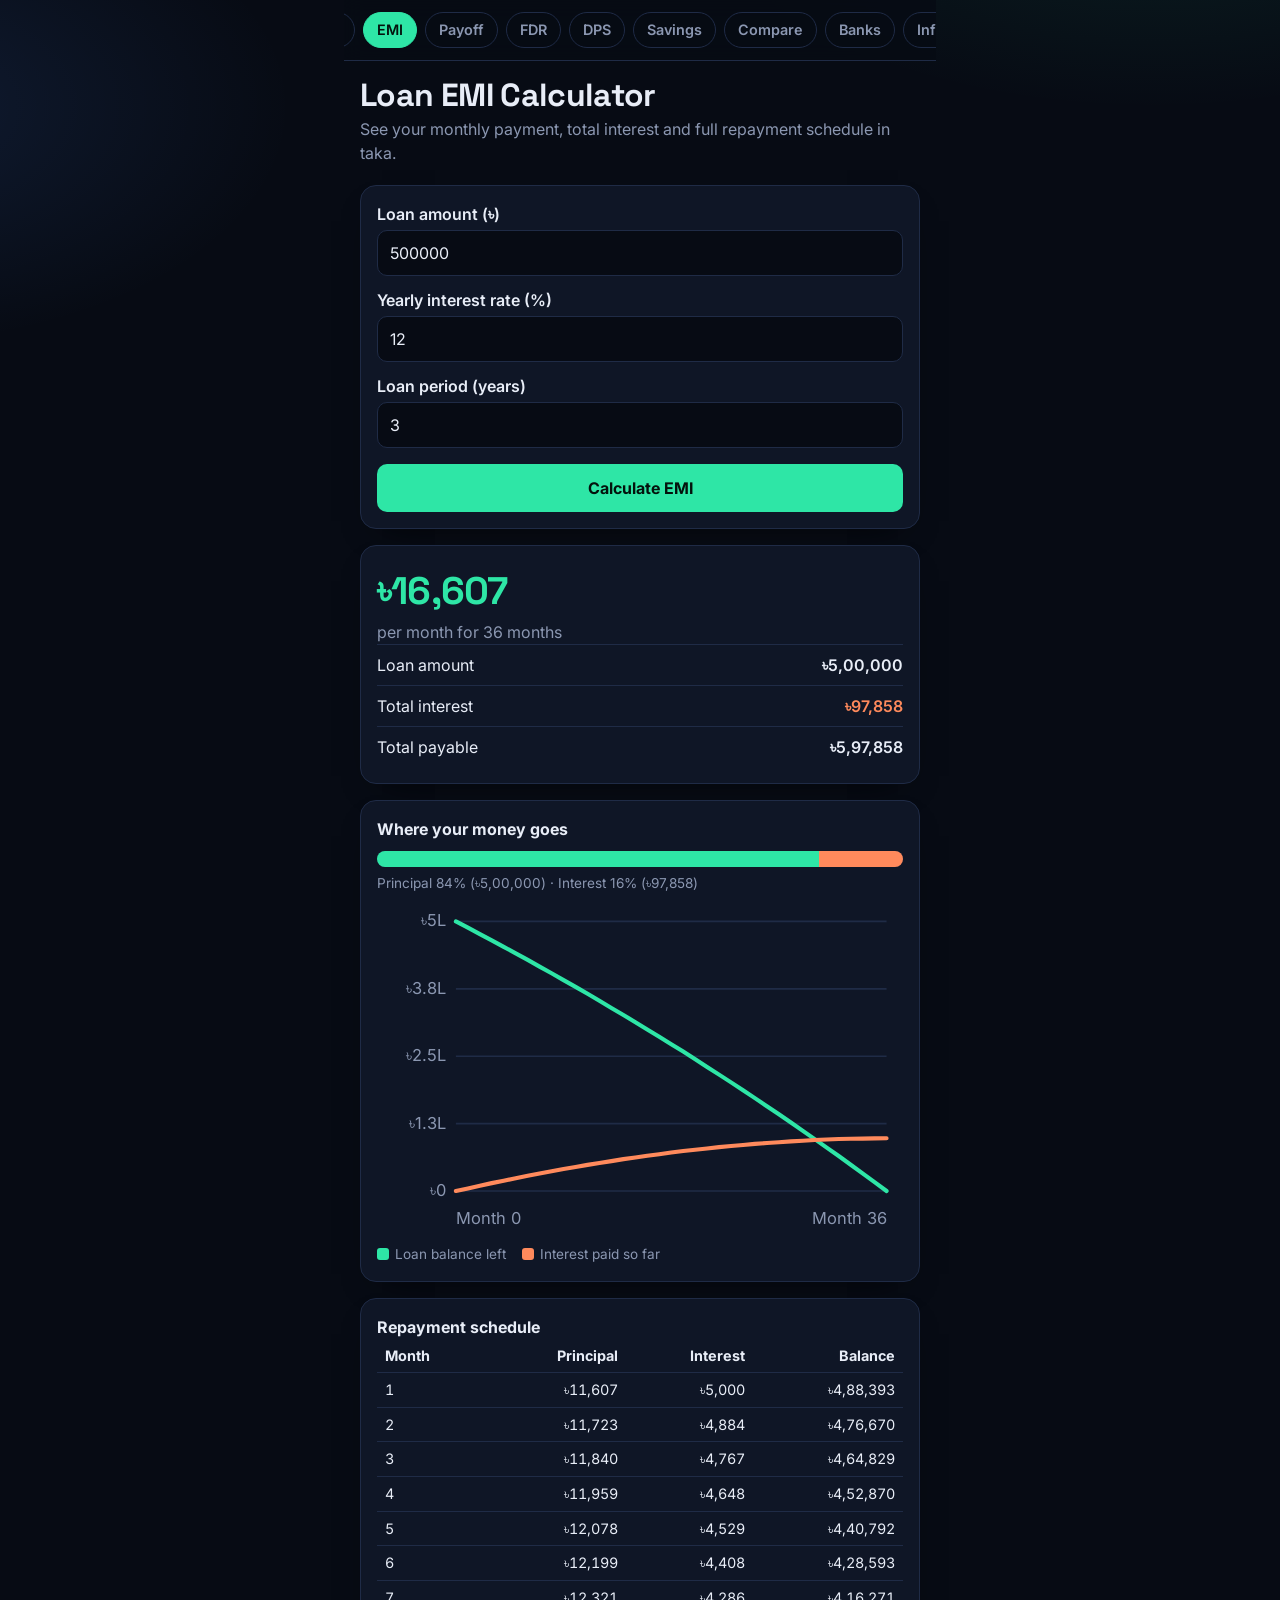
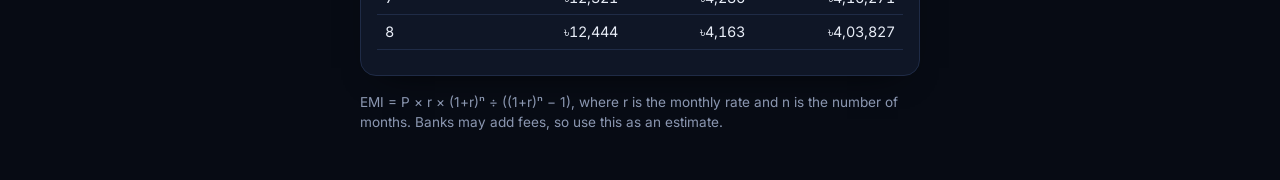
<file: index.html>
<!DOCTYPE html>
<html lang="en">
<head>
<meta charset="UTF-8">
<meta name="viewport" content="width=device-width, initial-scale=1">
<title>BD Loan EMI Calculator</title>
<style>
:root{--bg:#f3f6f1;--card:#fff;--ink:#16261d;--mute:#5d6e63;--line:#d9e2da;--accent:#0b6b4a;--accent-ink:#fff;--warm:#b4461f}
@media (prefers-color-scheme:dark){:root{--bg:#0e1a14;--card:#15241b;--ink:#e6efe8;--mute:#93a59a;--line:#264033;--accent:#3fbf8b;--accent-ink:#06150e;--warm:#f08a5d}}
*{box-sizing:border-box}
body{margin:0;background:var(--bg);color:var(--ink);font:16px/1.5 system-ui,-apple-system,"Segoe UI",sans-serif;padding:20px 16px 48px}
main{max-width:560px;margin:0 auto}
h1{font-size:1.6rem;margin:0 0 4px}
.sub{color:var(--mute);margin:0 0 20px}
.box{background:var(--card);border:1px solid var(--line);border-radius:12px;padding:16px;margin-bottom:16px}
label{display:block;font-weight:600;margin:12px 0 4px}
label:first-child{margin-top:0}
input{width:100%;font:inherit;padding:10px 12px;border:1px solid var(--line);border-radius:8px;background:var(--bg);color:var(--ink)}
input:focus-visible,button:focus-visible{outline:3px solid var(--accent);outline-offset:2px}
button{width:100%;margin-top:16px;padding:12px;font:inherit;font-weight:700;border:0;border-radius:8px;background:var(--accent);color:var(--accent-ink);cursor:pointer}
.emi{font-size:2.4rem;font-weight:800;color:var(--accent);margin:0}
.row{display:flex;justify-content:space-between;padding:8px 0;border-top:1px solid var(--line)}
.row span:last-child{font-weight:600}
.int{color:var(--warm)}
.err{color:var(--warm);font-weight:600}
.scroll{max-height:320px;overflow:auto;overflow-x:auto}
table{width:100%;border-collapse:collapse;font-size:.9rem;font-variant-numeric:tabular-nums}
th,td{padding:6px 8px;text-align:right;border-bottom:1px solid var(--line);white-space:nowrap}
th{position:sticky;top:0;background:var(--card)}
th:first-child,td:first-child{text-align:left}
footer{color:var(--mute);font-size:.85rem}
</style>
</head>
<body>
<main>
<nav id="nav"></nav>
<script src="nav.js"></script>
<h1>Loan EMI Calculator</h1>
<p class="sub">See your monthly payment, total interest and full repayment schedule in taka.</p>

<div class="box">
<label for="amt">Loan amount (৳)</label>
<input id="amt" type="number" inputmode="decimal" value="500000" min="1">
<label for="rate">Yearly interest rate (%)</label>
<input id="rate" type="number" inputmode="decimal" value="12" min="0" step="0.1">
<label for="yrs">Loan period (years)</label>
<input id="yrs" type="number" inputmode="decimal" value="3" min="0.1" step="0.5">
<button id="go">Calculate EMI</button>
</div>

<div class="box" id="out" aria-live="polite"></div>

<div class="box">
<strong>Repayment schedule</strong>
<div class="scroll"><table id="tbl"></table></div>
</div>

<footer>EMI = P × r × (1+r)ⁿ ÷ ((1+r)ⁿ − 1), where r is the monthly rate and n is the number of months. Banks may add fees, so use this as an estimate.</footer>
</main>

<script>
const $ = id => document.getElementById(id);
const fmt = n => "৳" + Math.round(n).toLocaleString("en-IN");

function calc(){
  const P = parseFloat($("amt").value);
  const yearly = parseFloat($("rate").value);
  const years = parseFloat($("yrs").value);
  const out = $("out"), tbl = $("tbl");

  if (!(P > 0) || !(yearly >= 0) || !(years > 0)) {
    out.innerHTML = '<span class="err">Enter a loan amount, a rate (0 or more) and a period above 0.</span>';
    tbl.innerHTML = "";
    return;
  }

  const n = Math.round(years * 12);
  const r = yearly / 12 / 100;
  const emi = r === 0 ? P / n : P * r * Math.pow(1 + r, n) / (Math.pow(1 + r, n) - 1);
  const total = emi * n;

  out.innerHTML =
    '<p class="emi">' + fmt(emi) + '</p><div style="color:var(--mute)">per month for ' + n + ' months</div>' +
    '<div class="row"><span>Loan amount</span><span>' + fmt(P) + '</span></div>' +
    '<div class="row"><span>Total interest</span><span class="int">' + fmt(total - P) + '</span></div>' +
    '<div class="row"><span>Total payable</span><span>' + fmt(total) + '</span></div>';

  let bal = P, rows = "<tr><th>Month</th><th>Principal</th><th>Interest</th><th>Balance</th></tr>";
  for (let m = 1; m <= n; m++) {
    const interest = bal * r;
    const principal = emi - interest;
    bal = Math.max(bal - principal, 0);
    rows += "<tr><td>" + m + "</td><td>" + fmt(principal) + "</td><td>" + fmt(interest) + "</td><td>" + fmt(bal) + "</td></tr>";
  }
  tbl.innerHTML = rows;
}

$("go").addEventListener("click", calc);
["amt","rate","yrs"].forEach(id => $(id).addEventListener("input", calc));
calc();
</script>
<script src="charts.js"></script>
</body>
</html>
</file>
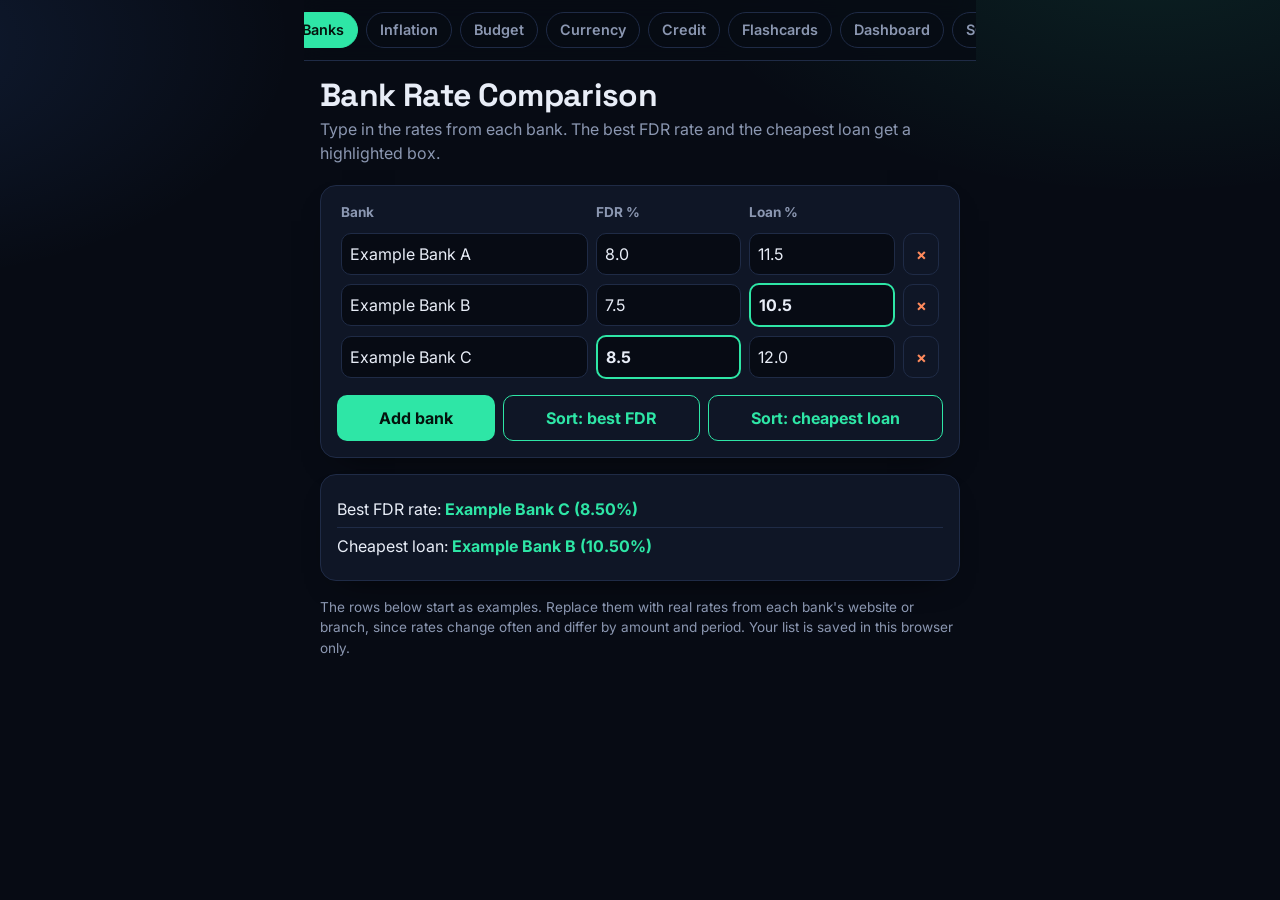
<file: banks.html>
<!DOCTYPE html>
<html lang="en">
<head>
<meta charset="UTF-8">
<meta name="viewport" content="width=device-width, initial-scale=1">
<title>Bank Rate Comparison</title>
<style>
:root{--bg:#f3f6f1;--card:#fff;--ink:#16261d;--mute:#5d6e63;--line:#d9e2da;--accent:#0b6b4a;--accent-ink:#fff;--warm:#b4461f}
@media (prefers-color-scheme:dark){:root{--bg:#0e1a14;--card:#15241b;--ink:#e6efe8;--mute:#93a59a;--line:#264033;--accent:#3fbf8b;--accent-ink:#06150e;--warm:#f08a5d}}
*{box-sizing:border-box}
body{margin:0;background:var(--bg);color:var(--ink);font:16px/1.5 system-ui,-apple-system,"Segoe UI",sans-serif;padding:20px 16px 48px}
main{max-width:640px;margin:0 auto}
h1{font-size:1.6rem;margin:0 0 4px}
.sub{color:var(--mute);margin:0 0 20px}
.box{background:var(--card);border:1px solid var(--line);border-radius:12px;padding:16px;margin-bottom:16px}
table{width:100%;border-collapse:collapse;table-layout:fixed}
th{text-align:left;font-size:.85rem;color:var(--mute);padding:0 4px 6px}
td{padding:4px}
input{width:100%;font:inherit;padding:8px;border:1px solid var(--line);border-radius:8px;background:var(--bg);color:var(--ink)}
input.best{border:2px solid var(--accent);font-weight:700}
input:focus-visible,button:focus-visible,a:focus-visible{outline:3px solid var(--accent);outline-offset:2px}
th:nth-child(1){width:42%}
th:nth-child(4){width:44px}
.del{width:100%;padding:8px 0;border:1px solid var(--line);border-radius:8px;background:transparent;color:var(--warm);font:inherit;font-weight:700;cursor:pointer}
.btns{display:flex;flex-wrap:wrap;gap:8px;margin-top:12px}
.btns button{flex:1 1 auto;padding:10px 12px;font:inherit;font-weight:700;border-radius:8px;cursor:pointer;background:var(--accent);color:var(--accent-ink);border:0}
.btns button.alt{background:transparent;color:var(--accent);border:1px solid var(--accent)}
.sum div{padding:6px 0;border-top:1px solid var(--line)}
.sum div:first-child{border-top:0}
.sum b{color:var(--accent)}
.note{color:var(--mute);font-size:.85rem}
</style>
</head>
<body>
<main>
<nav id="nav"></nav>
<script src="nav.js"></script>
<h1>Bank Rate Comparison</h1>
<p class="sub">Type in the rates from each bank. The best FDR rate and the cheapest loan get a highlighted box.</p>

<div class="box">
<table>
<thead><tr><th>Bank</th><th>FDR %</th><th>Loan %</th><th></th></tr></thead>
<tbody id="body"></tbody>
</table>
<div class="btns">
<button id="add">Add bank</button>
<button id="sortF" class="alt">Sort: best FDR</button>
<button id="sortL" class="alt">Sort: cheapest loan</button>
</div>
</div>

<div class="box sum" id="sum" aria-live="polite"></div>

<p class="note">The rows below start as examples. Replace them with real rates from each bank's website or branch, since rates change often and differ by amount and period. Your list is saved in this browser only.</p>
</main>

<script>
const KEY = "bank-rates-v1";
const DEFAULTS = [
  { name: "Example Bank A", fdr: "8.0", loan: "11.5" },
  { name: "Example Bank B", fdr: "7.5", loan: "10.5" },
  { name: "Example Bank C", fdr: "8.5", loan: "12.0" }
];

function load(){
  try {
    const s = localStorage.getItem(KEY);
    const v = s ? JSON.parse(s) : null;
    return Array.isArray(v) ? v : null;
  } catch (e) { return null; }
}
function save(){
  try { localStorage.setItem(KEY, JSON.stringify(rows)); } catch (e) {}
}

let rows = load() || DEFAULTS.map(r => Object.assign({}, r));
const $ = id => document.getElementById(id);
const num = v => { const n = parseFloat(v); return isNaN(n) || n < 0 ? null : n; };

function makeInput(type, value, label, onInput){
  const el = document.createElement("input");
  el.type = type;
  if (type === "number") { el.inputMode = "decimal"; el.step = "0.01"; el.min = "0"; }
  el.value = value;
  el.setAttribute("aria-label", label);
  el.addEventListener("input", () => { onInput(el.value); save(); highlight(); });
  return el;
}

function render(){
  const body = $("body");
  body.innerHTML = "";
  rows.forEach((r, i) => {
    const tr = body.insertRow();
    tr.insertCell().appendChild(makeInput("text", r.name, "Bank name", v => r.name = v));
    const c2 = tr.insertCell(); c2.appendChild(makeInput("number", r.fdr, "FDR rate", v => r.fdr = v)); c2.dataset.k = "fdr";
    const c3 = tr.insertCell(); c3.appendChild(makeInput("number", r.loan, "Loan rate", v => r.loan = v)); c3.dataset.k = "loan";
    const c4 = tr.insertCell();
    const b = document.createElement("button");
    b.className = "del"; b.textContent = "×"; b.setAttribute("aria-label", "Remove bank");
    b.addEventListener("click", () => { rows.splice(i, 1); save(); render(); });
    c4.appendChild(b);
  });
  highlight();
}

function highlight(){
  const fd = rows.map(r => num(r.fdr)).filter(x => x !== null);
  const ln = rows.map(r => num(r.loan)).filter(x => x !== null);
  const bestF = fd.length ? Math.max(...fd) : null;
  const bestL = ln.length ? Math.min(...ln) : null;

  Array.from($("body").rows).forEach((tr, i) => {
    const f = num(rows[i].fdr), l = num(rows[i].loan);
    tr.cells[1].firstChild.classList.toggle("best", f !== null && f === bestF);
    tr.cells[2].firstChild.classList.toggle("best", l !== null && l === bestL);
  });

  const names = (key, val) => rows
    .filter(r => num(r[key]) === val)
    .map(r => r.name.trim() || "Unnamed bank")
    .join(", ");

  const s = $("sum");
  s.innerHTML = "";
  const line = (label, val, who) => {
    const d = document.createElement("div");
    d.append(label + ": ");
    const b = document.createElement("b");
    b.textContent = who + " (" + val.toFixed(2) + "%)";
    d.appendChild(b);
    s.appendChild(d);
  };
  if (bestF !== null) line("Best FDR rate", bestF, names("fdr", bestF));
  if (bestL !== null) line("Cheapest loan", bestL, names("loan", bestL));
  if (bestF === null && bestL === null) s.textContent = "Add some rates to compare.";
}

function sortBy(key, dir){
  rows.sort((a, b) => {
    const x = num(a[key]), y = num(b[key]);
    if (x === null && y === null) return 0;
    if (x === null) return 1;
    if (y === null) return -1;
    return dir * (x - y);
  });
  save(); render();
}

$("add").addEventListener("click", () => { rows.push({ name: "", fdr: "", loan: "" }); save(); render(); });
$("sortF").addEventListener("click", () => sortBy("fdr", -1));
$("sortL").addEventListener("click", () => sortBy("loan", 1));
render();
</script>
</body>
</html>
</file>
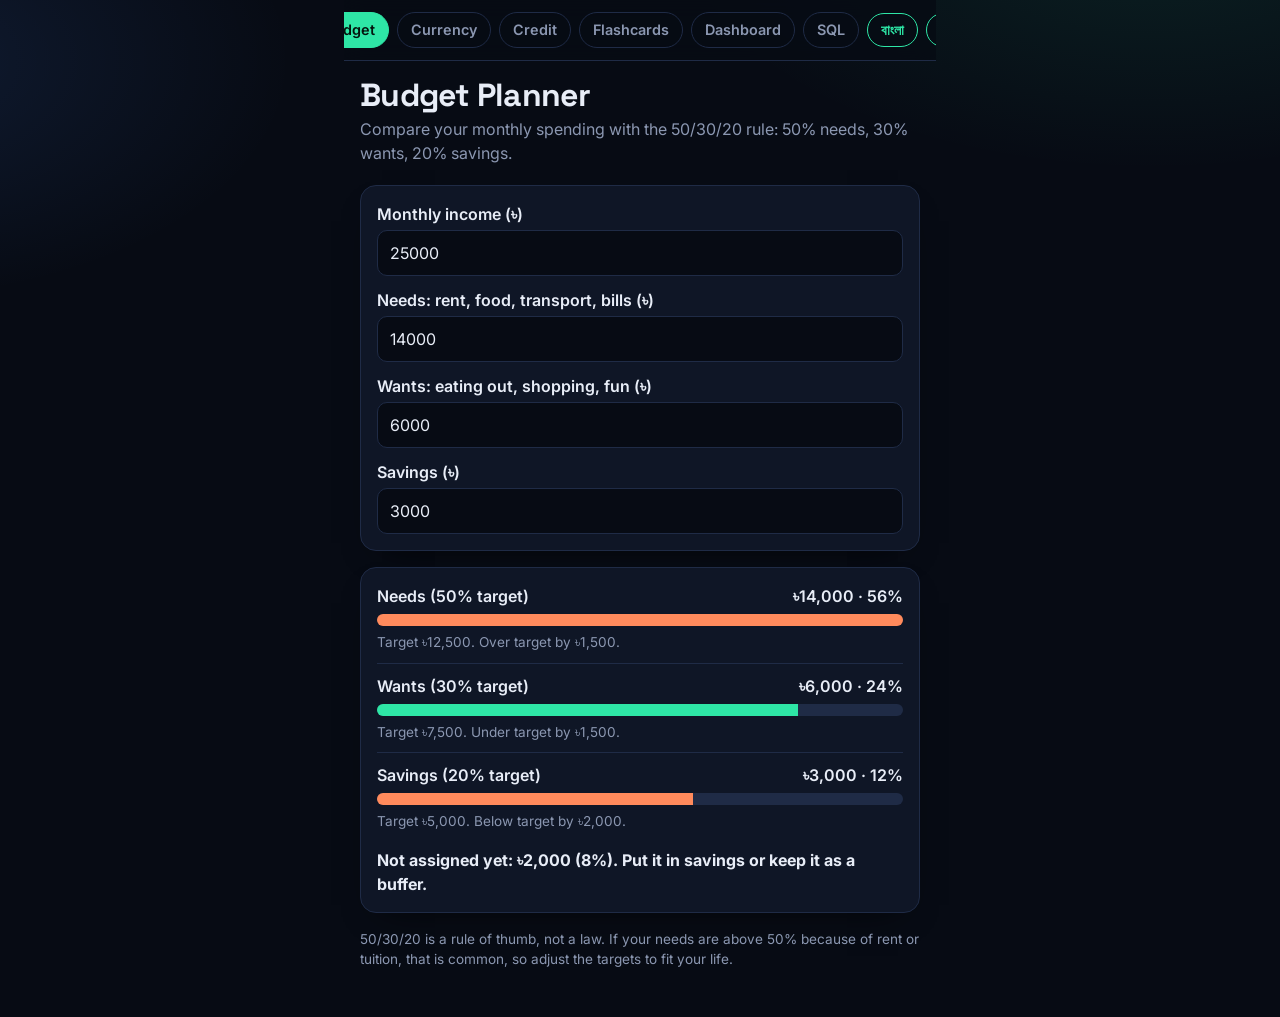
<file: budget.html>
<!DOCTYPE html>
<html lang="en">
<head>
<meta charset="UTF-8">
<meta name="viewport" content="width=device-width, initial-scale=1">
<title>Budget Planner</title>
<style>
:root{--bg:#f3f6f1;--card:#fff;--ink:#16261d;--mute:#5d6e63;--line:#d9e2da;--accent:#0b6b4a;--accent-ink:#fff;--warm:#b4461f}
@media (prefers-color-scheme:dark){:root{--bg:#0e1a14;--card:#15241b;--ink:#e6efe8;--mute:#93a59a;--line:#264033;--accent:#3fbf8b;--accent-ink:#06150e;--warm:#f08a5d}}
*{box-sizing:border-box}
body{margin:0;background:var(--bg);color:var(--ink);font:16px/1.5 system-ui,-apple-system,"Segoe UI",sans-serif;padding:20px 16px 48px}
main{max-width:560px;margin:0 auto}
h1{font-size:1.6rem;margin:0 0 4px}
.sub{color:var(--mute);margin:0 0 20px}
.box{background:var(--card);border:1px solid var(--line);border-radius:12px;padding:16px;margin-bottom:16px}
label{display:block;font-weight:600;margin:12px 0 4px}
label:first-child{margin-top:0}
input{width:100%;font:inherit;padding:10px 12px;border:1px solid var(--line);border-radius:8px;background:var(--bg);color:var(--ink)}
input:focus-visible,a:focus-visible{outline:3px solid var(--accent);outline-offset:2px}
.item{padding:10px 0;border-top:1px solid var(--line)}
.item:first-child{border-top:0;padding-top:0}
.top{display:flex;justify-content:space-between;gap:10px;font-weight:600}
.small{color:var(--mute);font-size:.85rem}
.bar{height:12px;border-radius:6px;background:var(--line);margin:6px 0;overflow:hidden}
.bar i{display:block;height:100%;background:var(--accent)}
.bar i.w{background:var(--warm)}
.err{color:var(--warm);font-weight:600}
.left{font-weight:700;margin-top:6px}
footer{color:var(--mute);font-size:.85rem}
</style>
</head>
<body>
<main>
<nav id="nav"></nav>
<script src="nav.js"></script>
<h1>Budget Planner</h1>
<p class="sub">Compare your monthly spending with the 50/30/20 rule: 50% needs, 30% wants, 20% savings.</p>

<div class="box">
<label for="inc">Monthly income (৳)</label>
<input id="inc" type="number" inputmode="decimal" value="25000" min="1">
<label for="needs">Needs: rent, food, transport, bills (৳)</label>
<input id="needs" type="number" inputmode="decimal" value="14000" min="0">
<label for="wants">Wants: eating out, shopping, fun (৳)</label>
<input id="wants" type="number" inputmode="decimal" value="6000" min="0">
<label for="sav">Savings (৳)</label>
<input id="sav" type="number" inputmode="decimal" value="3000" min="0">
</div>

<div class="box" id="out" aria-live="polite"></div>

<footer>50/30/20 is a rule of thumb, not a law. If your needs are above 50% because of rent or tuition, that is common, so adjust the targets to fit your life.</footer>
</main>

<script>
const $ = id => document.getElementById(id);
const fmt = n => "৳" + Math.round(n).toLocaleString("en-IN");

function calc(){
  const inc = parseFloat($("inc").value);
  const needs = parseFloat($("needs").value);
  const wants = parseFloat($("wants").value);
  const sav = parseFloat($("sav").value);
  const out = $("out");

  if (!(inc > 0) || !(needs >= 0) || !(wants >= 0) || !(sav >= 0)) {
    out.innerHTML = '<span class="err">Enter an income above 0 and amounts of 0 or more.</span>';
    return;
  }

  const rows = [
    ["Needs", needs, 0.5, false],
    ["Wants", wants, 0.3, false],
    ["Savings", sav, 0.2, true]
  ];

  let html = "";
  rows.forEach(r => {
    const name = r[0], amt = r[1], share = r[2], isSave = r[3];
    const target = inc * share;
    const pct = Math.round(amt / inc * 100);
    const diff = amt - target;
    const bad = isSave ? diff < 0 : diff > 0;
    const width = Math.min(100, target > 0 ? amt / target * 100 : 0);
    let note;
    if (Math.round(diff) === 0) note = "Right on target";
    else if (isSave) note = diff < 0 ? "Below target by " + fmt(-diff) : "Above target by " + fmt(diff);
    else note = diff > 0 ? "Over target by " + fmt(diff) : "Under target by " + fmt(-diff);
    html +=
      '<div class="item"><div class="top"><span>' + name + ' (' + Math.round(share * 100) + '% target)</span><span>' + fmt(amt) + ' · ' + pct + '%</span></div>' +
      '<div class="bar"><i class="' + (bad ? "w" : "") + '" style="width:' + width + '%"></i></div>' +
      '<div class="small">Target ' + fmt(target) + '. ' + note + '.</div></div>';
  });

  const left = inc - needs - wants - sav;
  if (left < 0) {
    html += '<div class="left err">You plan to spend ' + fmt(-left) + ' more than you earn.</div>';
  } else {
    html += '<div class="left">Not assigned yet: ' + fmt(left) + ' (' + Math.round(left / inc * 100) + '%). Put it in savings or keep it as a buffer.</div>';
  }
  out.innerHTML = html;
}

["inc","needs","wants","sav"].forEach(id => $(id).addEventListener("input", calc));
calc();
</script>
</body>
</html>
</file>
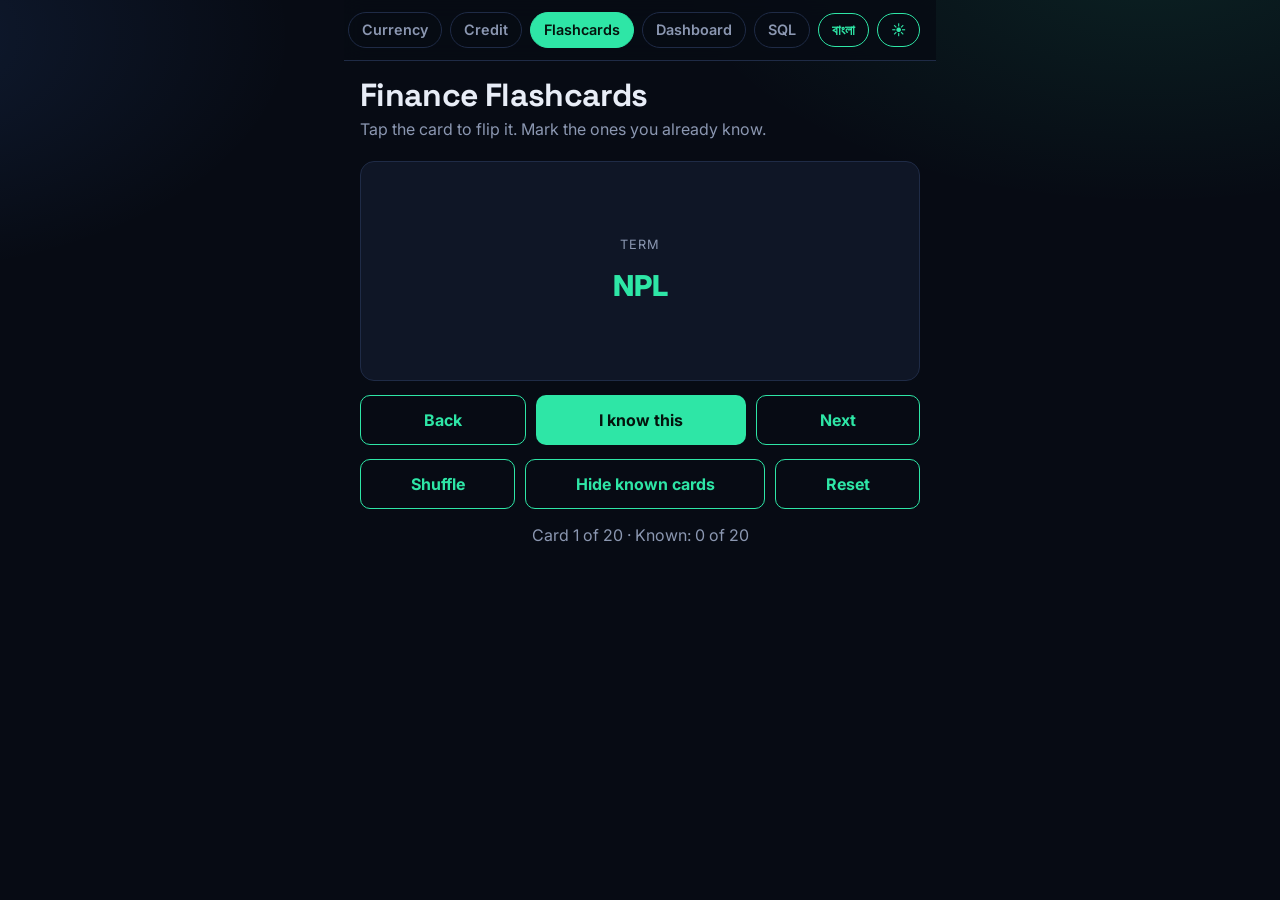
<file: cards.html>
<!DOCTYPE html>
<html lang="en">
<head>
<meta charset="UTF-8">
<meta name="viewport" content="width=device-width, initial-scale=1">
<title>Finance Flashcards</title>
<style>
:root{--bg:#f3f6f1;--card:#fff;--ink:#16261d;--mute:#5d6e63;--line:#d9e2da;--accent:#0b6b4a;--accent-ink:#fff;--warm:#b4461f}
@media (prefers-color-scheme:dark){:root{--bg:#0e1a14;--card:#15241b;--ink:#e6efe8;--mute:#93a59a;--line:#264033;--accent:#3fbf8b;--accent-ink:#06150e;--warm:#f08a5d}}
*{box-sizing:border-box}
body{margin:0;background:var(--bg);color:var(--ink);font:16px/1.5 system-ui,-apple-system,"Segoe UI",sans-serif;padding:20px 16px 48px}
main{max-width:560px;margin:0 auto}
h1{font-size:1.6rem;margin:0 0 4px}
.sub{color:var(--mute);margin:0 0 20px}
#card{width:100%;min-height:220px;padding:24px;border:1px solid var(--line);border-radius:14px;background:var(--card);color:var(--ink);font:inherit;text-align:center;cursor:pointer;display:flex;flex-direction:column;align-items:center;justify-content:center;gap:10px}
#card .side{color:var(--mute);font-size:.8rem;text-transform:uppercase;letter-spacing:.06em}
#card .term{font-size:1.8rem;font-weight:800;color:var(--accent)}
#card .def{font-size:1.1rem}
button:focus-visible,a:focus-visible{outline:3px solid var(--accent);outline-offset:2px}
.btns{display:flex;flex-wrap:wrap;gap:10px;margin-top:14px}
.btns button{flex:1 1 auto;padding:12px;font:inherit;font-weight:700;border:0;border-radius:8px;cursor:pointer;background:var(--accent);color:var(--accent-ink)}
.btns button.alt{background:transparent;color:var(--accent);border:1px solid var(--accent)}
.info{color:var(--mute);margin-top:14px;text-align:center}
</style>
</head>
<body>
<main>
<nav id="nav"></nav>
<script src="nav.js"></script>
<h1>Finance Flashcards</h1>
<p class="sub">Tap the card to flip it. Mark the ones you already know.</p>

<button id="card" aria-live="polite"></button>

<div class="btns">
<button id="prev" class="alt">Back</button>
<button id="know">I know this</button>
<button id="next" class="alt">Next</button>
</div>
<div class="btns">
<button id="shuffle" class="alt">Shuffle</button>
<button id="hide" class="alt">Hide known cards</button>
<button id="reset" class="alt">Reset</button>
</div>
<div class="info" id="info"></div>
</main>

<script>
const DATA = [
["NPL", "Non-performing loan. A loan where the borrower has stopped paying on time for a long period, often 90 days or more."],
["CRR", "Cash Reserve Ratio. The share of a bank's deposits that it must keep with the central bank."],
["SLR", "Statutory Liquidity Ratio. The share of deposits a bank must hold in liquid assets, such as cash and government securities."],
["Repo", "Short-term borrowing by a bank from the central bank. The bank sells securities and agrees to buy them back later."],
["Reverse repo", "The opposite of repo. The central bank takes money from banks for a short time and gives securities as cover."],
["FDR", "Fixed Deposit Receipt. A lump sum locked in for a set period at an agreed interest rate."],
["DPS", "Deposit Pension Scheme. You deposit a fixed amount every month and receive a lump sum with interest at the end."],
["EMI", "Equated Monthly Installment. The fixed amount you pay each month to repay a loan with interest."],
["Collateral", "An asset, like land or a deposit, that a borrower pledges so the bank can recover money if the loan is not repaid."],
["Overdraft", "A facility that lets you withdraw more than your account balance, up to an agreed limit, and pay interest on it."],
["Letter of Credit (LC)", "A bank's promise to pay a seller on behalf of a buyer once the agreed documents are presented. Common in trade."],
["KYC", "Know Your Customer. The checks a bank does to verify who a customer is before opening an account."],
["Liquidity", "How quickly an asset can be turned into cash without losing value."],
["Interest spread", "The gap between the rate a bank charges on loans and the rate it pays on deposits."],
["Capital adequacy ratio", "A bank's capital compared with its risky assets. It shows if the bank can absorb losses."],
["Basel III", "International rules that set minimum capital and liquidity standards for banks."],
["Principal", "The original amount borrowed or deposited, before interest."],
["Compound interest", "Interest calculated on the principal plus the interest already earned."],
["Inflation", "A general rise in prices over time, which lowers what each taka can buy."],
["Central bank", "The authority that controls money supply and supervises banks. In Bangladesh, this is Bangladesh Bank."]
];

const $ = id => document.getElementById(id);
let order = DATA.map((_, i) => i);
let pos = 0, flipped = false, hideKnown = false;
const known = new Set();

function visible(){ return order.filter(i => !(hideKnown && known.has(i))); }

function draw(){
  const list = visible();
  const card = $("card");
  card.innerHTML = "";
  if (!list.length) {
    const t = document.createElement("div");
    t.className = "def";
    t.textContent = "You know all the cards! Tap Reset to start again.";
    card.appendChild(t);
    $("info").textContent = "Known: " + known.size + " of " + DATA.length;
    return;
  }
  if (pos >= list.length) pos = 0;
  if (pos < 0) pos = list.length - 1;
  const item = DATA[list[pos]];
  const side = document.createElement("div");
  side.className = "side";
  side.textContent = flipped ? "Meaning" : "Term";
  const body = document.createElement("div");
  body.className = flipped ? "def" : "term";
  body.textContent = flipped ? item[1] : item[0];
  card.appendChild(side);
  card.appendChild(body);
  $("info").textContent = "Card " + (pos + 1) + " of " + list.length + "  ·  Known: " + known.size + " of " + DATA.length +
    (known.has(list[pos]) ? "  ·  This one is marked" : "");
  $("hide").textContent = hideKnown ? "Show known cards" : "Hide known cards";
}

function go(d){ pos += d; flipped = false; draw(); }

$("card").addEventListener("click", () => { flipped = !flipped; draw(); });
$("next").addEventListener("click", () => go(1));
$("prev").addEventListener("click", () => go(-1));
$("know").addEventListener("click", () => {
  const list = visible();
  if (!list.length) return;
  const idx = list[pos];
  if (known.has(idx)) known.delete(idx); else known.add(idx);
  if (hideKnown) { flipped = false; }
  else { pos += 1; flipped = false; }
  draw();
});
$("shuffle").addEventListener("click", () => {
  for (let i = order.length - 1; i > 0; i--) {
    const j = Math.floor(Math.random() * (i + 1));
    const t = order[i]; order[i] = order[j]; order[j] = t;
  }
  pos = 0; flipped = false; draw();
});
$("hide").addEventListener("click", () => { hideKnown = !hideKnown; pos = 0; flipped = false; draw(); });
$("reset").addEventListener("click", () => {
  known.clear(); hideKnown = false; order = DATA.map((_, i) => i); pos = 0; flipped = false; draw();
});

draw();
</script>
</body>
</html>
</file>
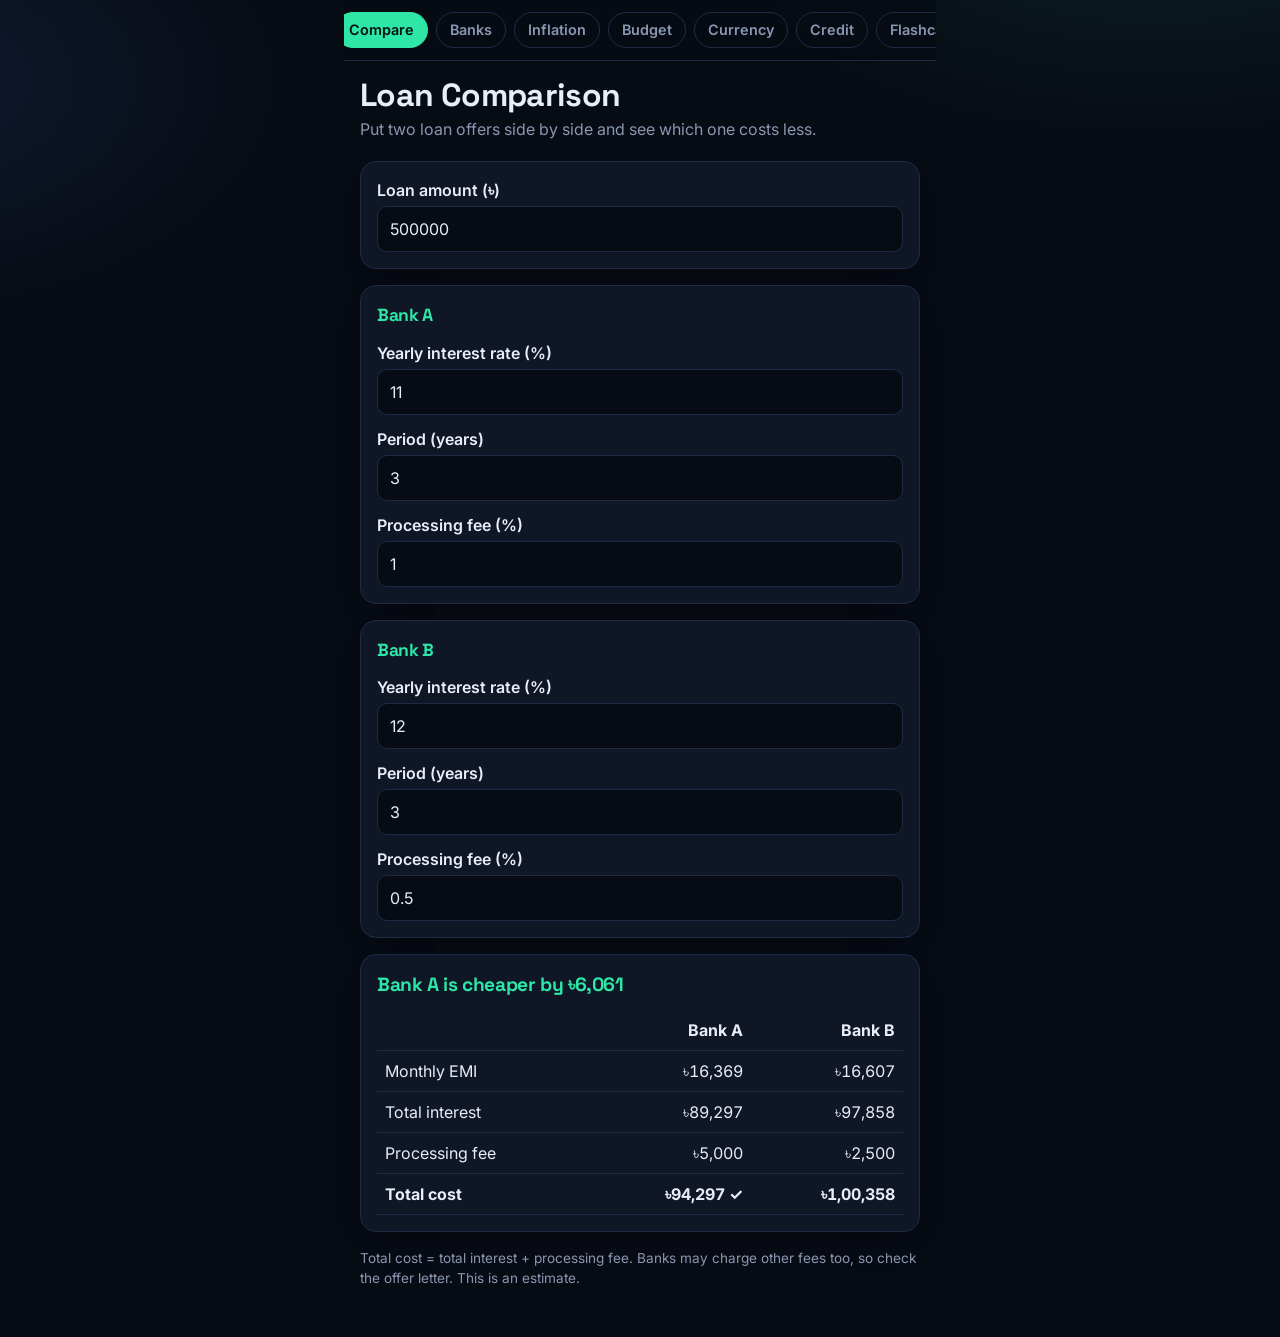
<file: compare.html>
<!DOCTYPE html>
<html lang="en">
<head>
<meta charset="UTF-8">
<meta name="viewport" content="width=device-width, initial-scale=1">
<title>Loan Comparison</title>
<style>
:root{--bg:#f3f6f1;--card:#fff;--ink:#16261d;--mute:#5d6e63;--line:#d9e2da;--accent:#0b6b4a;--accent-ink:#fff;--warm:#b4461f}
@media (prefers-color-scheme:dark){:root{--bg:#0e1a14;--card:#15241b;--ink:#e6efe8;--mute:#93a59a;--line:#264033;--accent:#3fbf8b;--accent-ink:#06150e;--warm:#f08a5d}}
*{box-sizing:border-box}
body{margin:0;background:var(--bg);color:var(--ink);font:16px/1.5 system-ui,-apple-system,"Segoe UI",sans-serif;padding:20px 16px 48px}
main{max-width:560px;margin:0 auto}
h1{font-size:1.6rem;margin:0 0 4px}
.sub{color:var(--mute);margin:0 0 20px}
.box{background:var(--card);border:1px solid var(--line);border-radius:12px;padding:16px;margin-bottom:16px}
label{display:block;font-weight:600;margin:12px 0 4px}
label:first-child{margin-top:0}
input{width:100%;font:inherit;padding:10px 12px;border:1px solid var(--line);border-radius:8px;background:var(--bg);color:var(--ink)}
input:focus-visible,a:focus-visible{outline:3px solid var(--accent);outline-offset:2px}
h2{font-size:1.1rem;margin:0 0 4px;color:var(--accent)}
.verdict{font-size:1.2rem;font-weight:800;color:var(--accent);margin:0 0 10px}
.err{color:var(--warm);font-weight:600}
.scroll{overflow-x:auto}
table{width:100%;border-collapse:collapse;font-variant-numeric:tabular-nums}
th,td{padding:8px;text-align:right;border-bottom:1px solid var(--line);white-space:nowrap}
th:first-child,td:first-child{text-align:left}
tr.best td{font-weight:700}
footer{color:var(--mute);font-size:.85rem}
</style>
</head>
<body>
<main>
<nav id="nav"></nav>
<script src="nav.js"></script>
<h1>Loan Comparison</h1>
<p class="sub">Put two loan offers side by side and see which one costs less.</p>

<div class="box">
<label for="amt">Loan amount (৳)</label>
<input id="amt" type="number" inputmode="decimal" value="500000" min="1">
</div>

<div class="box">
<h2>Bank A</h2>
<label for="ra">Yearly interest rate (%)</label>
<input id="ra" type="number" inputmode="decimal" value="11" min="0" step="0.1">
<label for="ya">Period (years)</label>
<input id="ya" type="number" inputmode="decimal" value="3" min="0.1" step="0.5">
<label for="fa">Processing fee (%)</label>
<input id="fa" type="number" inputmode="decimal" value="1" min="0" step="0.1">
</div>

<div class="box">
<h2>Bank B</h2>
<label for="rb">Yearly interest rate (%)</label>
<input id="rb" type="number" inputmode="decimal" value="12" min="0" step="0.1">
<label for="yb">Period (years)</label>
<input id="yb" type="number" inputmode="decimal" value="3" min="0.1" step="0.5">
<label for="fb">Processing fee (%)</label>
<input id="fb" type="number" inputmode="decimal" value="0.5" min="0" step="0.1">
</div>

<div class="box" id="out" aria-live="polite"></div>

<footer>Total cost = total interest + processing fee. Banks may charge other fees too, so check the offer letter. This is an estimate.</footer>
</main>

<script>
const $ = id => document.getElementById(id);
const fmt = n => "৳" + Math.round(n).toLocaleString("en-IN");

function loan(P, rate, years, feePct){
  const n = Math.max(1, Math.round(years * 12));
  const r = rate / 12 / 100;
  const emi = r === 0 ? P / n : P * r * Math.pow(1 + r, n) / (Math.pow(1 + r, n) - 1);
  const interest = emi * n - P;
  const fee = P * feePct / 100;
  return { emi, interest, fee, cost: interest + fee };
}

function calc(){
  const P = parseFloat($("amt").value);
  const v = ["ra","ya","fa","rb","yb","fb"].map(id => parseFloat($(id).value));
  const out = $("out");

  if (!(P > 0) || v.some(x => !(x >= 0)) || !(v[1] > 0) || !(v[4] > 0)) {
    out.innerHTML = '<span class="err">Enter a loan amount above 0, periods above 0, and rates and fees of 0 or more.</span>';
    return;
  }

  const a = loan(P, v[0], v[1], v[2]);
  const b = loan(P, v[3], v[4], v[5]);
  const diff = Math.abs(a.cost - b.cost);
  const verdict = Math.round(diff) === 0
    ? "Both cost about the same"
    : (a.cost < b.cost ? "Bank A" : "Bank B") + " is cheaper by " + fmt(diff);
  const bestA = a.cost <= b.cost;

  out.innerHTML =
    '<p class="verdict">' + verdict + '</p>' +
    '<div class="scroll"><table>' +
    '<tr><th></th><th>Bank A</th><th>Bank B</th></tr>' +
    '<tr><td>Monthly EMI</td><td>' + fmt(a.emi) + '</td><td>' + fmt(b.emi) + '</td></tr>' +
    '<tr><td>Total interest</td><td>' + fmt(a.interest) + '</td><td>' + fmt(b.interest) + '</td></tr>' +
    '<tr><td>Processing fee</td><td>' + fmt(a.fee) + '</td><td>' + fmt(b.fee) + '</td></tr>' +
    '<tr class="best"><td>Total cost</td><td>' + fmt(a.cost) + (bestA ? ' ✓' : '') + '</td><td>' + fmt(b.cost) + (!bestA ? ' ✓' : '') + '</td></tr>' +
    '</table></div>';
}

["amt","ra","ya","fa","rb","yb","fb"].forEach(id => $(id).addEventListener("input", calc));
calc();
</script>
</body>
</html>
</file>
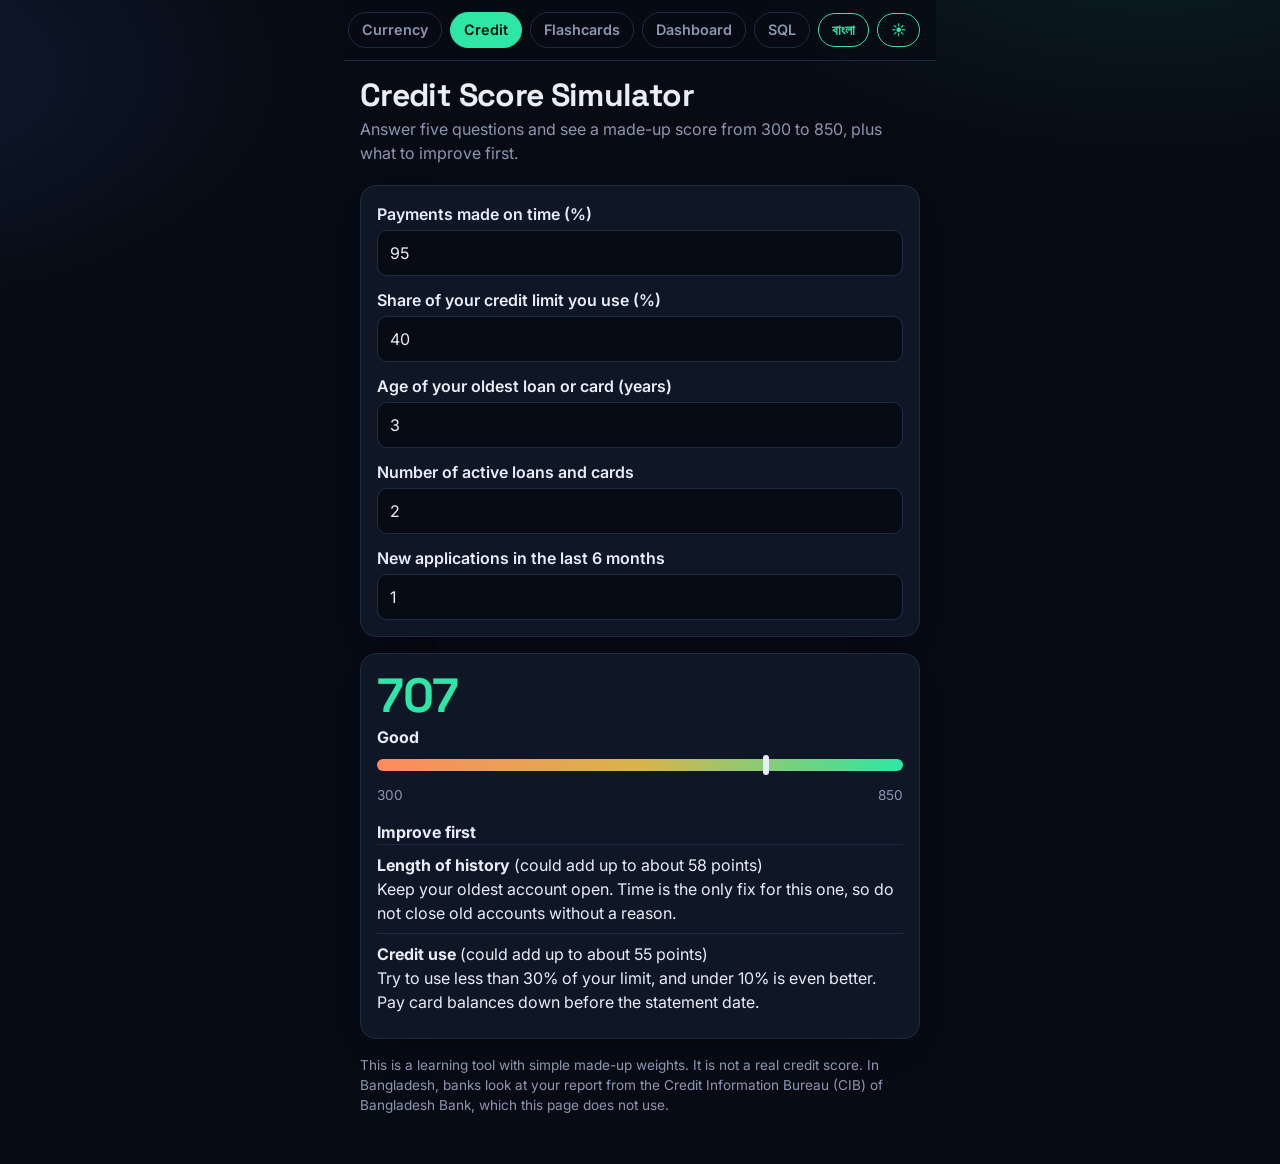
<file: credit.html>
<!DOCTYPE html>
<html lang="en">
<head>
<meta charset="UTF-8">
<meta name="viewport" content="width=device-width, initial-scale=1">
<title>Credit Score Simulator</title>
<style>
:root{--bg:#f3f6f1;--card:#fff;--ink:#16261d;--mute:#5d6e63;--line:#d9e2da;--accent:#0b6b4a;--accent-ink:#fff;--warm:#b4461f}
@media (prefers-color-scheme:dark){:root{--bg:#0e1a14;--card:#15241b;--ink:#e6efe8;--mute:#93a59a;--line:#264033;--accent:#3fbf8b;--accent-ink:#06150e;--warm:#f08a5d}}
*{box-sizing:border-box}
body{margin:0;background:var(--bg);color:var(--ink);font:16px/1.5 system-ui,-apple-system,"Segoe UI",sans-serif;padding:20px 16px 48px}
main{max-width:560px;margin:0 auto}
h1{font-size:1.6rem;margin:0 0 4px}
.sub{color:var(--mute);margin:0 0 20px}
.box{background:var(--card);border:1px solid var(--line);border-radius:12px;padding:16px;margin-bottom:16px}
label{display:block;font-weight:600;margin:12px 0 4px}
label:first-child{margin-top:0}
input{width:100%;font:inherit;padding:10px 12px;border:1px solid var(--line);border-radius:8px;background:var(--bg);color:var(--ink)}
input:focus-visible,a:focus-visible{outline:3px solid var(--accent);outline-offset:2px}
.big{font-size:3rem;font-weight:800;color:var(--accent);margin:0;line-height:1.1}
.band{font-weight:700;margin:2px 0 10px}
.scale{height:12px;border-radius:6px;background:linear-gradient(90deg,var(--warm),#d9b44a,var(--accent));position:relative;margin:8px 0 14px}
.scale i{position:absolute;top:-4px;width:6px;height:20px;border-radius:3px;background:var(--ink);transform:translateX(-3px)}
.tip{padding:8px 0;border-top:1px solid var(--line)}
.err{color:var(--warm);font-weight:600}
footer{color:var(--mute);font-size:.85rem}
</style>
</head>
<body>
<main>
<nav id="nav"></nav>
<script src="nav.js"></script>
<h1>Credit Score Simulator</h1>
<p class="sub">Answer five questions and see a made-up score from 300 to 850, plus what to improve first.</p>

<div class="box">
<label for="pay">Payments made on time (%)</label>
<input id="pay" type="number" inputmode="decimal" value="95" min="0" max="100">
<label for="use">Share of your credit limit you use (%)</label>
<input id="use" type="number" inputmode="decimal" value="40" min="0" max="100">
<label for="age">Age of your oldest loan or card (years)</label>
<input id="age" type="number" inputmode="decimal" value="3" min="0" step="0.5">
<label for="num">Number of active loans and cards</label>
<input id="num" type="number" inputmode="numeric" value="2" min="0" step="1">
<label for="apps">New applications in the last 6 months</label>
<input id="apps" type="number" inputmode="numeric" value="1" min="0" step="1">
</div>

<div class="box" id="out" aria-live="polite"></div>

<footer>This is a learning tool with simple made-up weights. It is not a real credit score. In Bangladesh, banks look at your report from the Credit Information Bureau (CIB) of Bangladesh Bank, which this page does not use.</footer>
</main>

<script>
const $ = id => document.getElementById(id);
const clamp = x => Math.max(0, Math.min(1, x));

const PARTS = [
  { key: "pay",  w: 0.35, name: "Payment history",   tip: "Pay every installment on or before the due date. Set a reminder, since one late payment hurts more than anything else here." },
  { key: "use",  w: 0.30, name: "Credit use",         tip: "Try to use less than 30% of your limit, and under 10% is even better. Pay card balances down before the statement date." },
  { key: "age",  w: 0.15, name: "Length of history", tip: "Keep your oldest account open. Time is the only fix for this one, so do not close old accounts without a reason." },
  { key: "num",  w: 0.10, name: "Mix of accounts",   tip: "A small healthy mix, around two to four accounts, looks best. Do not open accounts you do not need." },
  { key: "apps", w: 0.10, name: "New applications",  tip: "Every application leaves a mark. Space them out and apply only when you really need credit." }
];

function comps(v){
  return {
    pay: clamp((v.pay - 50) / 50),
    use: v.use <= 10 ? 1 : clamp((100 - v.use) / 90),
    age: clamp(v.age / 10),
    num: v.num === 0 ? 0.3 : v.num === 1 ? 0.7 : v.num <= 4 ? 1 : v.num === 5 ? 0.7 : 0.4,
    apps: Math.max(0.2, 1 - 0.2 * v.apps)
  };
}

function band(s){
  if (s >= 800) return "Excellent";
  if (s >= 740) return "Very good";
  if (s >= 670) return "Good";
  if (s >= 580) return "Fair";
  return "Poor";
}

function calc(){
  const v = {
    pay: parseFloat($("pay").value),
    use: parseFloat($("use").value),
    age: parseFloat($("age").value),
    num: parseInt($("num").value, 10),
    apps: parseInt($("apps").value, 10)
  };
  const out = $("out");
  if (!(v.pay >= 0 && v.pay <= 100) || !(v.use >= 0 && v.use <= 100) || !(v.age >= 0) || !(v.num >= 0) || !(v.apps >= 0)) {
    out.innerHTML = '<span class="err">Enter percentages between 0 and 100 and counts of 0 or more.</span>';
    return;
  }

  const c = comps(v);
  let total = 0;
  PARTS.forEach(p => { total += p.w * c[p.key]; });
  const score = Math.round(300 + 550 * total);
  const pos = ((score - 300) / 550 * 100).toFixed(1);

  const ranked = PARTS
    .map(p => ({ p: p, loss: p.w * (1 - c[p.key]) }))
    .filter(x => x.loss > 0.005)
    .sort((a, b) => b.loss - a.loss)
    .slice(0, 2);

  let html =
    '<p class="big">' + score + '</p><div class="band">' + band(score) + '</div>' +
    '<div class="scale"><i style="left:' + pos + '%"></i></div>' +
    '<div style="color:var(--mute);font-size:.85rem;display:flex;justify-content:space-between"><span>300</span><span>850</span></div>' +
    '<div style="margin-top:14px"><strong>Improve first</strong></div>';

  if (!ranked.length) {
    html += '<div class="tip">Nothing big to fix. Keep doing what you are doing.</div>';
  } else {
    ranked.forEach(x => {
      html += '<div class="tip"><strong>' + x.p.name + '</strong> (could add up to about ' + Math.round(550 * x.loss) + ' points)<br>' + x.p.tip + '</div>';
    });
  }
  out.innerHTML = html;
}

["pay","use","age","num","apps"].forEach(id => $(id).addEventListener("input", calc));
calc();
</script>
</body>
</html>
</file>
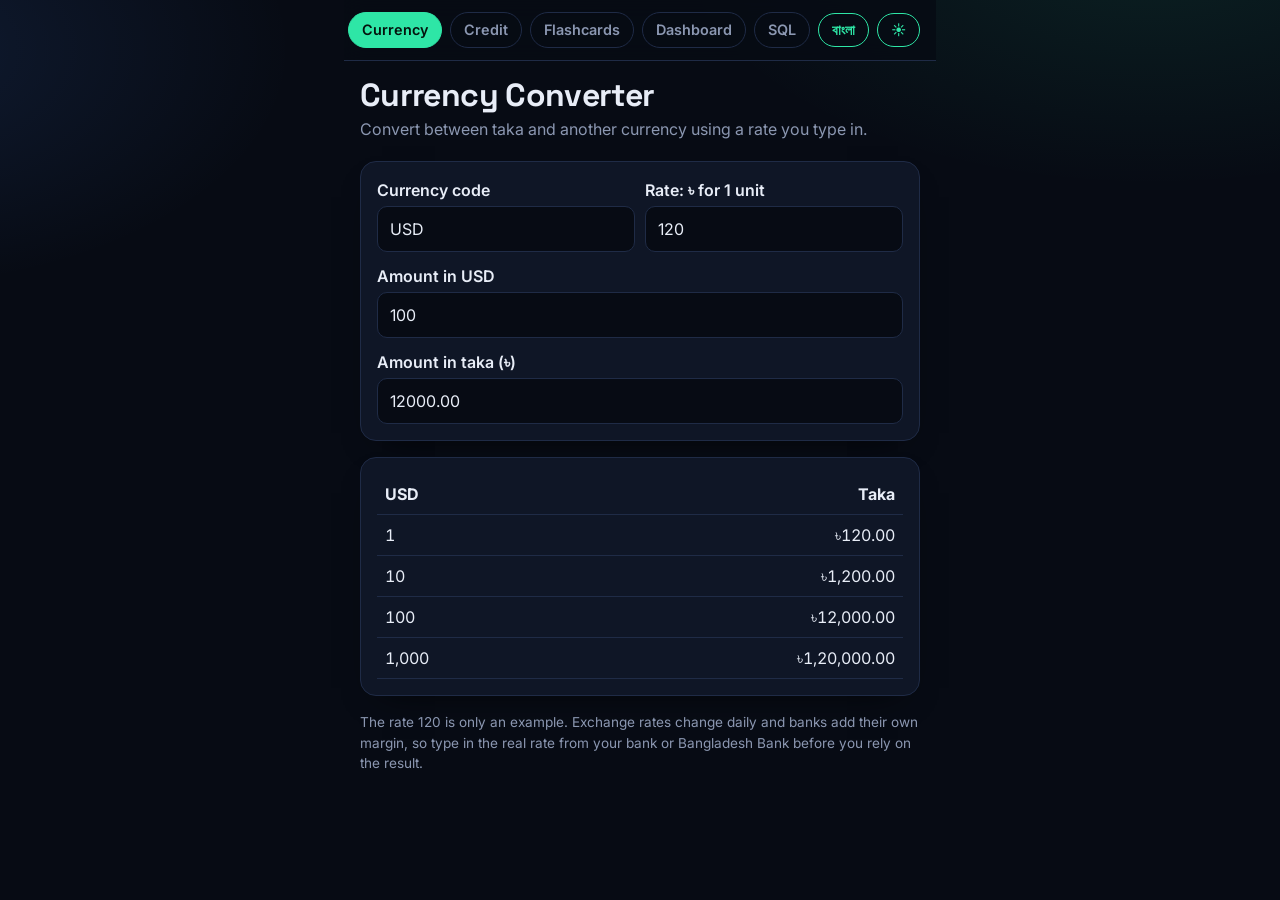
<file: currency.html>
<!DOCTYPE html>
<html lang="en">
<head>
<meta charset="UTF-8">
<meta name="viewport" content="width=device-width, initial-scale=1">
<title>Currency Converter</title>
<style>
:root{--bg:#f3f6f1;--card:#fff;--ink:#16261d;--mute:#5d6e63;--line:#d9e2da;--accent:#0b6b4a;--accent-ink:#fff;--warm:#b4461f}
@media (prefers-color-scheme:dark){:root{--bg:#0e1a14;--card:#15241b;--ink:#e6efe8;--mute:#93a59a;--line:#264033;--accent:#3fbf8b;--accent-ink:#06150e;--warm:#f08a5d}}
*{box-sizing:border-box}
body{margin:0;background:var(--bg);color:var(--ink);font:16px/1.5 system-ui,-apple-system,"Segoe UI",sans-serif;padding:20px 16px 48px}
main{max-width:560px;margin:0 auto}
h1{font-size:1.6rem;margin:0 0 4px}
.sub{color:var(--mute);margin:0 0 20px}
.box{background:var(--card);border:1px solid var(--line);border-radius:12px;padding:16px;margin-bottom:16px}
label{display:block;font-weight:600;margin:12px 0 4px}
label:first-child{margin-top:0}
input{width:100%;font:inherit;padding:10px 12px;border:1px solid var(--line);border-radius:8px;background:var(--bg);color:var(--ink)}
input:focus-visible,a:focus-visible{outline:3px solid var(--accent);outline-offset:2px}
.two{display:grid;grid-template-columns:1fr 1fr;gap:10px}
table{width:100%;border-collapse:collapse;font-variant-numeric:tabular-nums}
th,td{padding:8px;text-align:right;border-bottom:1px solid var(--line)}
th:first-child,td:first-child{text-align:left}
.err{color:var(--warm);font-weight:600}
footer{color:var(--mute);font-size:.85rem}
</style>
</head>
<body>
<main>
<nav id="nav"></nav>
<script src="nav.js"></script>
<h1>Currency Converter</h1>
<p class="sub">Convert between taka and another currency using a rate you type in.</p>

<div class="box">
<div class="two">
<div>
<label for="code">Currency code</label>
<input id="code" type="text" value="USD" maxlength="5">
</div>
<div>
<label for="rate">Rate: ৳ for 1 unit</label>
<input id="rate" type="number" inputmode="decimal" value="120" min="0" step="0.01">
</div>
</div>
<label for="fx" id="fxl">Amount in USD</label>
<input id="fx" type="number" inputmode="decimal" value="100" min="0">
<label for="bdt">Amount in taka (৳)</label>
<input id="bdt" type="number" inputmode="decimal" min="0">
</div>

<div class="box" id="tbl" aria-live="polite"></div>

<footer>The rate 120 is only an example. Exchange rates change daily and banks add their own margin, so type in the real rate from your bank or Bangladesh Bank before you rely on the result.</footer>
</main>

<script>
const $ = id => document.getElementById(id);
const fmt = n => n.toLocaleString("en-IN", { maximumFractionDigits: 2, minimumFractionDigits: 2 });

function code(){ return ($("code").value.trim().toUpperCase() || "UNIT"); }
function rate(){ const r = parseFloat($("rate").value); return r > 0 ? r : null; }

function labels(){
  $("fxl").textContent = "Amount in " + code();
}

function table(){
  const t = $("tbl");
  const r = rate();
  if (!r) { t.innerHTML = '<span class="err">Enter a rate above 0.</span>'; return; }
  let h = "<table><tr><th>" + code().replace(/[<>&]/g, "") + "</th><th>Taka</th></tr>";
  [1, 10, 100, 1000].forEach(n => {
    h += "<tr><td>" + n.toLocaleString("en-IN") + "</td><td>৳" + fmt(n * r) + "</td></tr>";
  });
  t.innerHTML = h + "</table>";
}

function fromFx(){
  const r = rate(), v = parseFloat($("fx").value);
  $("bdt").value = (r && v >= 0) ? (v * r).toFixed(2) : "";
}
function fromBdt(){
  const r = rate(), v = parseFloat($("bdt").value);
  $("fx").value = (r && v >= 0) ? (v / r).toFixed(2) : "";
}

$("fx").addEventListener("input", fromFx);
$("bdt").addEventListener("input", fromBdt);
$("rate").addEventListener("input", () => { fromFx(); table(); });
$("code").addEventListener("input", () => { labels(); table(); });

labels(); fromFx(); table();
</script>
</body>
</html>
</file>
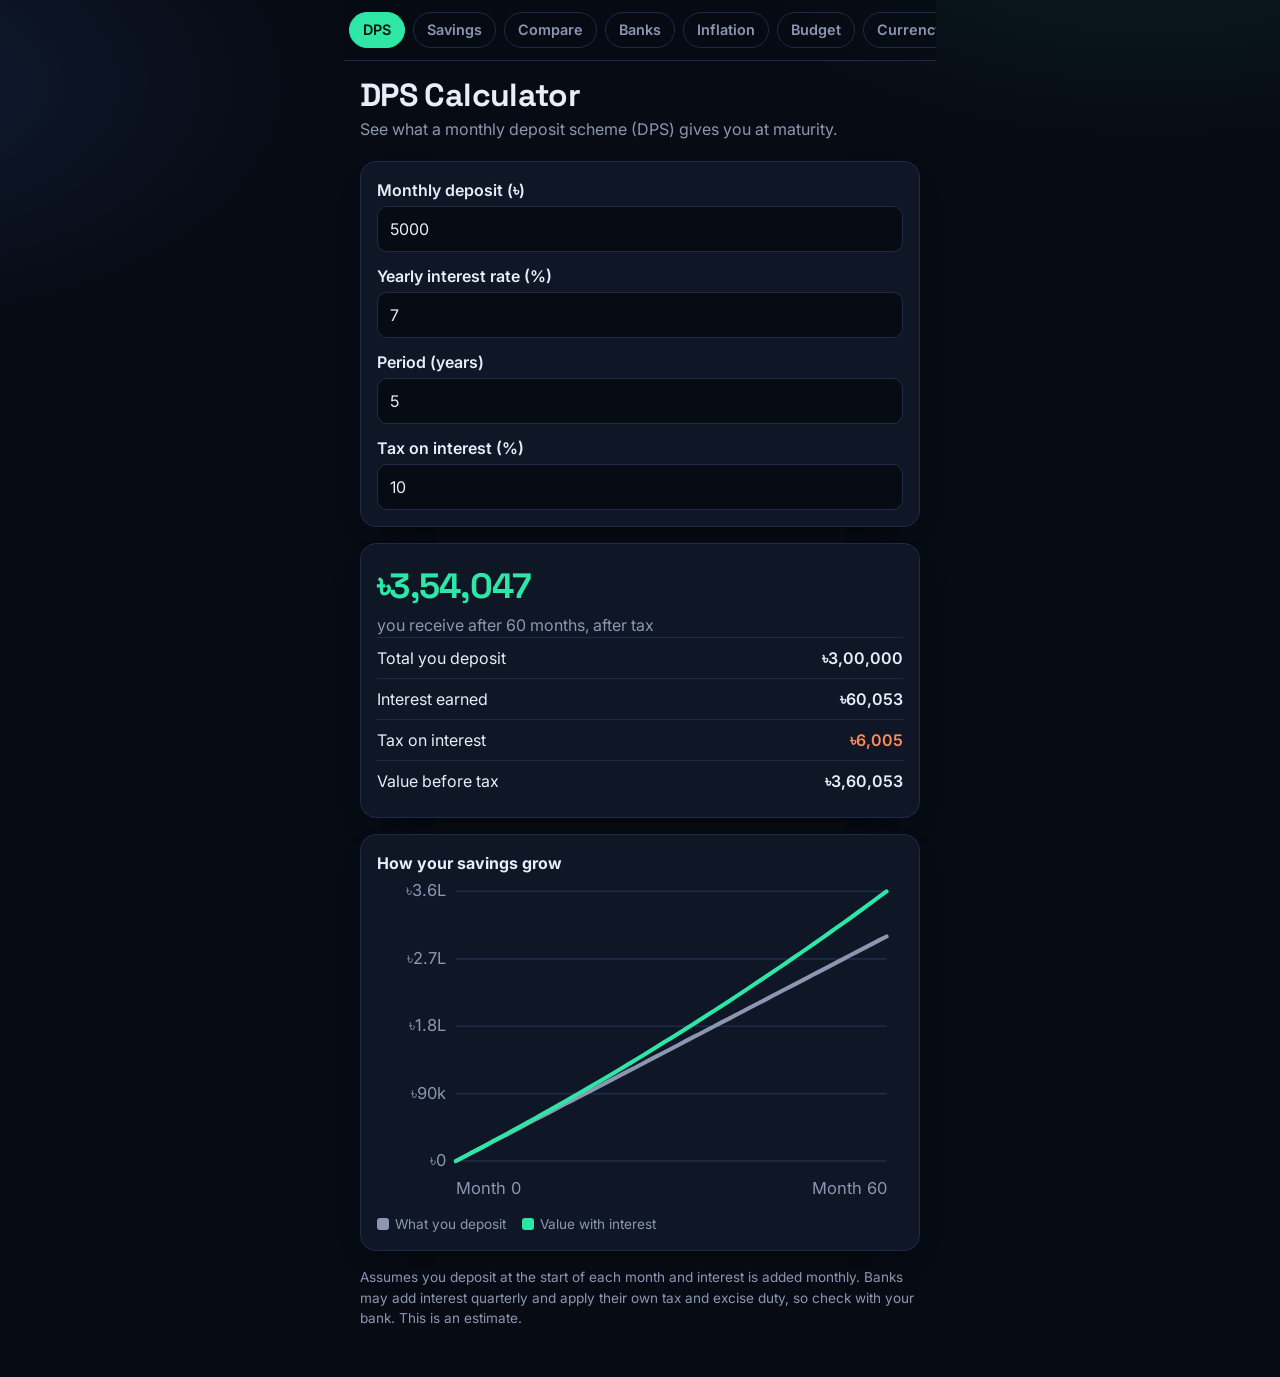
<file: dps.html>
<!DOCTYPE html>
<html lang="en">
<head>
<meta charset="UTF-8">
<meta name="viewport" content="width=device-width, initial-scale=1">
<title>DPS Calculator</title>
<style>
:root{--bg:#f3f6f1;--card:#fff;--ink:#16261d;--mute:#5d6e63;--line:#d9e2da;--accent:#0b6b4a;--accent-ink:#fff;--warm:#b4461f}
@media (prefers-color-scheme:dark){:root{--bg:#0e1a14;--card:#15241b;--ink:#e6efe8;--mute:#93a59a;--line:#264033;--accent:#3fbf8b;--accent-ink:#06150e;--warm:#f08a5d}}
*{box-sizing:border-box}
body{margin:0;background:var(--bg);color:var(--ink);font:16px/1.5 system-ui,-apple-system,"Segoe UI",sans-serif;padding:20px 16px 48px}
main{max-width:560px;margin:0 auto}
h1{font-size:1.6rem;margin:0 0 4px}
.sub{color:var(--mute);margin:0 0 20px}
.box{background:var(--card);border:1px solid var(--line);border-radius:12px;padding:16px;margin-bottom:16px}
label{display:block;font-weight:600;margin:12px 0 4px}
label:first-child{margin-top:0}
input{width:100%;font:inherit;padding:10px 12px;border:1px solid var(--line);border-radius:8px;background:var(--bg);color:var(--ink)}
input:focus-visible,a:focus-visible{outline:3px solid var(--accent);outline-offset:2px}
.big{font-size:2.2rem;font-weight:800;color:var(--accent);margin:0}
.row{display:flex;justify-content:space-between;padding:8px 0;border-top:1px solid var(--line)}
.row span:last-child{font-weight:600}
.tax{color:var(--warm)}
.err{color:var(--warm);font-weight:600}
footer{color:var(--mute);font-size:.85rem}
</style>
</head>
<body>
<main>
<nav id="nav"></nav>
<script src="nav.js"></script>
<h1>DPS Calculator</h1>
<p class="sub">See what a monthly deposit scheme (DPS) gives you at maturity.</p>

<div class="box">
<label for="dep">Monthly deposit (৳)</label>
<input id="dep" type="number" inputmode="decimal" value="5000" min="1">
<label for="rate">Yearly interest rate (%)</label>
<input id="rate" type="number" inputmode="decimal" value="7" min="0" step="0.1">
<label for="yrs">Period (years)</label>
<input id="yrs" type="number" inputmode="decimal" value="5" min="0.5" step="0.5">
<label for="tax">Tax on interest (%)</label>
<input id="tax" type="number" inputmode="decimal" value="10" min="0" max="100" step="0.5">
</div>

<div class="box" id="out" aria-live="polite"></div>

<footer>Assumes you deposit at the start of each month and interest is added monthly. Banks may add interest quarterly and apply their own tax and excise duty, so check with your bank. This is an estimate.</footer>
</main>

<script>
const $ = id => document.getElementById(id);
const fmt = n => "৳" + Math.round(n).toLocaleString("en-IN");

function calc(){
  const D = parseFloat($("dep").value);
  const r = parseFloat($("rate").value);
  const t = parseFloat($("yrs").value);
  const tax = parseFloat($("tax").value);
  const out = $("out");

  if (!(D > 0) || !(r >= 0) || !(t > 0) || !(tax >= 0 && tax <= 100)) {
    out.innerHTML = '<span class="err">Enter a deposit and period above 0, a rate of 0 or more, and a tax between 0 and 100.</span>';
    return;
  }

  const n = Math.max(1, Math.round(t * 12));
  const i = r / 100 / 12;
  const fv = i === 0 ? D * n : D * (Math.pow(1 + i, n) - 1) / i * (1 + i);
  const put = D * n;
  const interest = fv - put;
  const taxAmt = interest * tax / 100;
  const net = fv - taxAmt;

  out.innerHTML =
    '<p class="big">' + fmt(net) + '</p><div style="color:var(--mute)">you receive after ' + n + ' months, after tax</div>' +
    '<div class="row"><span>Total you deposit</span><span>' + fmt(put) + '</span></div>' +
    '<div class="row"><span>Interest earned</span><span>' + fmt(interest) + '</span></div>' +
    '<div class="row"><span>Tax on interest</span><span class="tax">' + fmt(taxAmt) + '</span></div>' +
    '<div class="row"><span>Value before tax</span><span>' + fmt(fv) + '</span></div>';
}

["dep","rate","yrs","tax"].forEach(id => $(id).addEventListener("input", calc));
calc();
</script>
<script src="charts.js"></script>
</body>
</html>
</file>
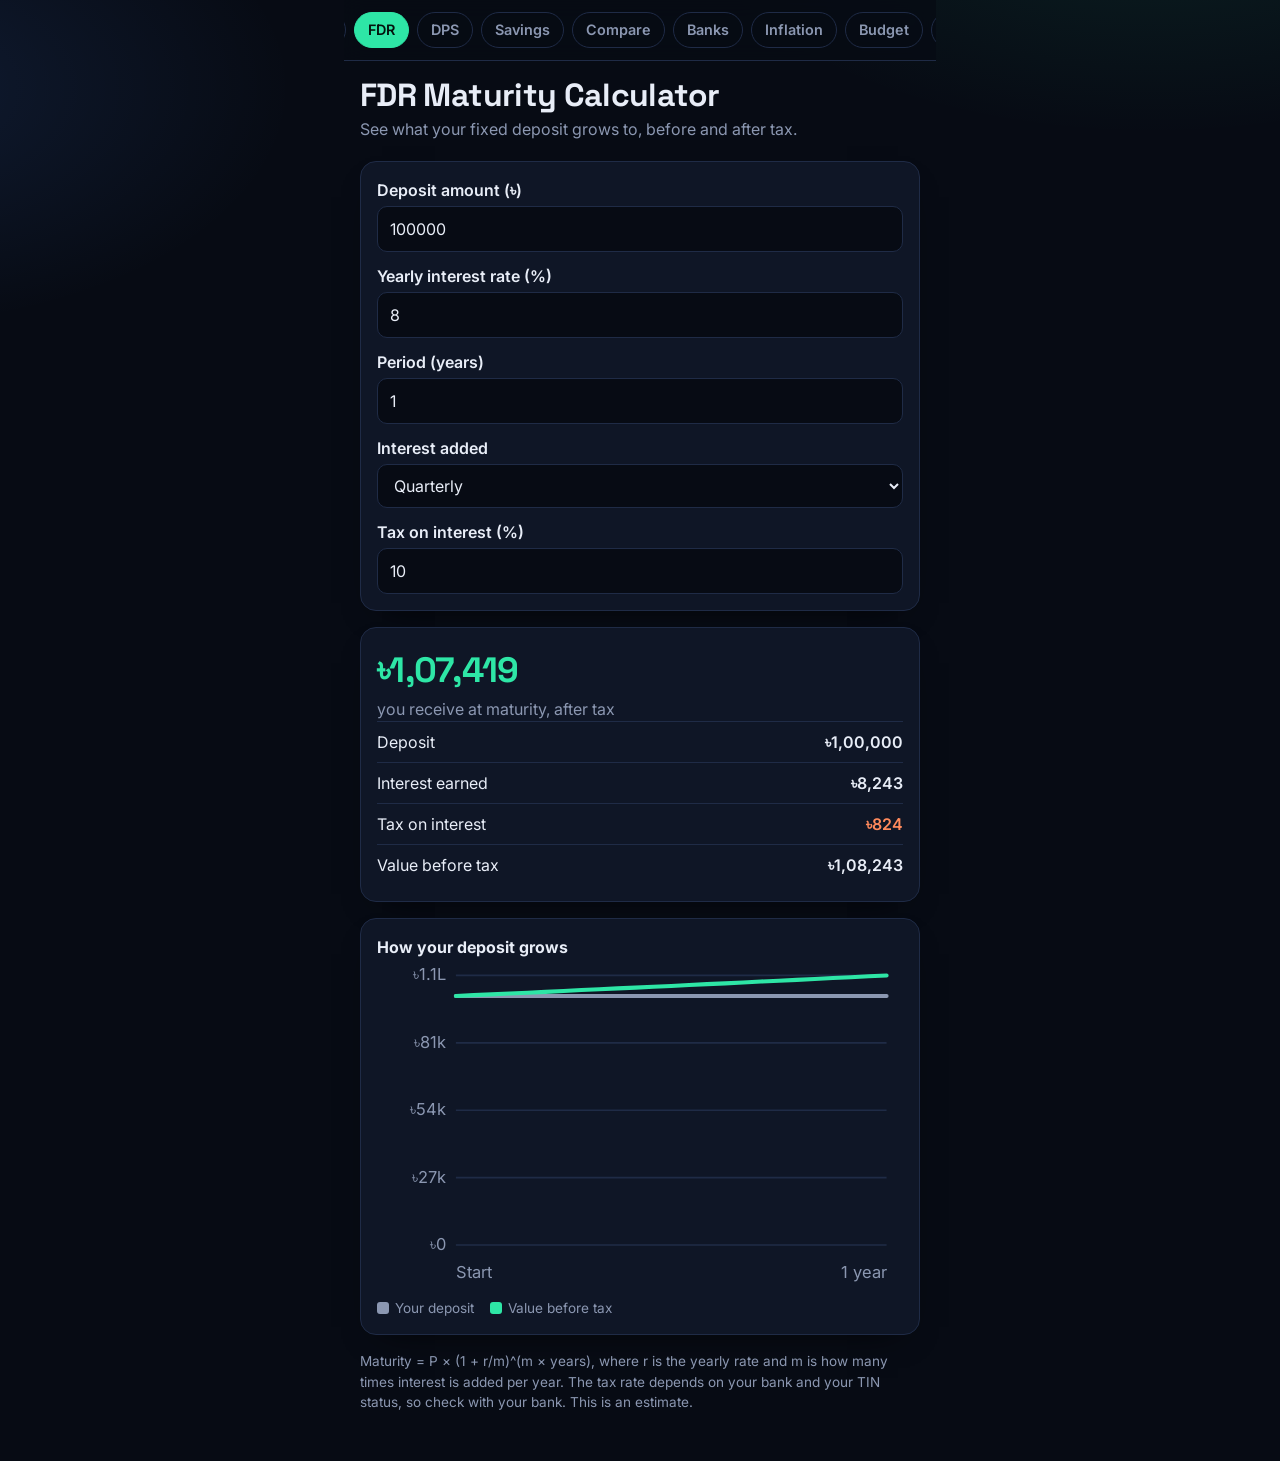
<file: fdr.html>
<!DOCTYPE html>
<html lang="en">
<head>
<meta charset="UTF-8">
<meta name="viewport" content="width=device-width, initial-scale=1">
<title>FDR Maturity Calculator</title>
<style>
:root{--bg:#f3f6f1;--card:#fff;--ink:#16261d;--mute:#5d6e63;--line:#d9e2da;--accent:#0b6b4a;--accent-ink:#fff;--warm:#b4461f}
@media (prefers-color-scheme:dark){:root{--bg:#0e1a14;--card:#15241b;--ink:#e6efe8;--mute:#93a59a;--line:#264033;--accent:#3fbf8b;--accent-ink:#06150e;--warm:#f08a5d}}
*{box-sizing:border-box}
body{margin:0;background:var(--bg);color:var(--ink);font:16px/1.5 system-ui,-apple-system,"Segoe UI",sans-serif;padding:20px 16px 48px}
main{max-width:560px;margin:0 auto}
h1{font-size:1.6rem;margin:0 0 4px}
.sub{color:var(--mute);margin:0 0 20px}
.box{background:var(--card);border:1px solid var(--line);border-radius:12px;padding:16px;margin-bottom:16px}
label{display:block;font-weight:600;margin:12px 0 4px}
label:first-child{margin-top:0}
input,select{width:100%;font:inherit;padding:10px 12px;border:1px solid var(--line);border-radius:8px;background:var(--bg);color:var(--ink)}
input:focus-visible,select:focus-visible,a:focus-visible{outline:3px solid var(--accent);outline-offset:2px}
.big{font-size:2.2rem;font-weight:800;color:var(--accent);margin:0}
.row{display:flex;justify-content:space-between;padding:8px 0;border-top:1px solid var(--line)}
.row span:last-child{font-weight:600}
.tax{color:var(--warm)}
.err{color:var(--warm);font-weight:600}
a{color:var(--accent);font-weight:600}
footer{color:var(--mute);font-size:.85rem}
</style>
</head>
<body>
<main>
<nav id="nav"></nav>
<script src="nav.js"></script>
<h1>FDR Maturity Calculator</h1>
<p class="sub">See what your fixed deposit grows to, before and after tax.</p>

<div class="box">
<label for="amt">Deposit amount (৳)</label>
<input id="amt" type="number" inputmode="decimal" value="100000" min="1">
<label for="rate">Yearly interest rate (%)</label>
<input id="rate" type="number" inputmode="decimal" value="8" min="0" step="0.1">
<label for="yrs">Period (years)</label>
<input id="yrs" type="number" inputmode="decimal" value="1" min="0.1" step="0.5">
<label for="comp">Interest added</label>
<select id="comp">
<option value="12">Monthly</option>
<option value="4" selected>Quarterly</option>
<option value="2">Half-yearly</option>
<option value="1">Yearly</option>
</select>
<label for="tax">Tax on interest (%)</label>
<input id="tax" type="number" inputmode="decimal" value="10" min="0" step="0.5">
</div>

<div class="box" id="out" aria-live="polite"></div>

<footer>Maturity = P × (1 + r/m)^(m × years), where r is the yearly rate and m is how many times interest is added per year. The tax rate depends on your bank and your TIN status, so check with your bank. This is an estimate.</footer>
</main>

<script>
const $ = id => document.getElementById(id);
const fmt = n => "৳" + Math.round(n).toLocaleString("en-IN");

function calc(){
  const P = parseFloat($("amt").value);
  const r = parseFloat($("rate").value) / 100;
  const t = parseFloat($("yrs").value);
  const m = parseInt($("comp").value);
  const tax = parseFloat($("tax").value);
  const out = $("out");

  if (!(P > 0) || !(r >= 0) || !(t > 0) || !(tax >= 0 && tax <= 100)) {
    out.innerHTML = '<span class="err">Enter an amount, a rate (0 or more), a period above 0 and a tax between 0 and 100.</span>';
    return;
  }

  const gross = P * Math.pow(1 + r / m, m * t);
  const interest = gross - P;
  const taxAmt = interest * tax / 100;
  const net = gross - taxAmt;

  out.innerHTML =
    '<p class="big">' + fmt(net) + '</p><div style="color:var(--mute)">you receive at maturity, after tax</div>' +
    '<div class="row"><span>Deposit</span><span>' + fmt(P) + '</span></div>' +
    '<div class="row"><span>Interest earned</span><span>' + fmt(interest) + '</span></div>' +
    '<div class="row"><span>Tax on interest</span><span class="tax">' + fmt(taxAmt) + '</span></div>' +
    '<div class="row"><span>Value before tax</span><span>' + fmt(gross) + '</span></div>';
}

["amt","rate","yrs","comp","tax"].forEach(id => $(id).addEventListener("input", calc));
calc();
</script>
<script src="charts.js"></script>
</body>
</html>
</file>
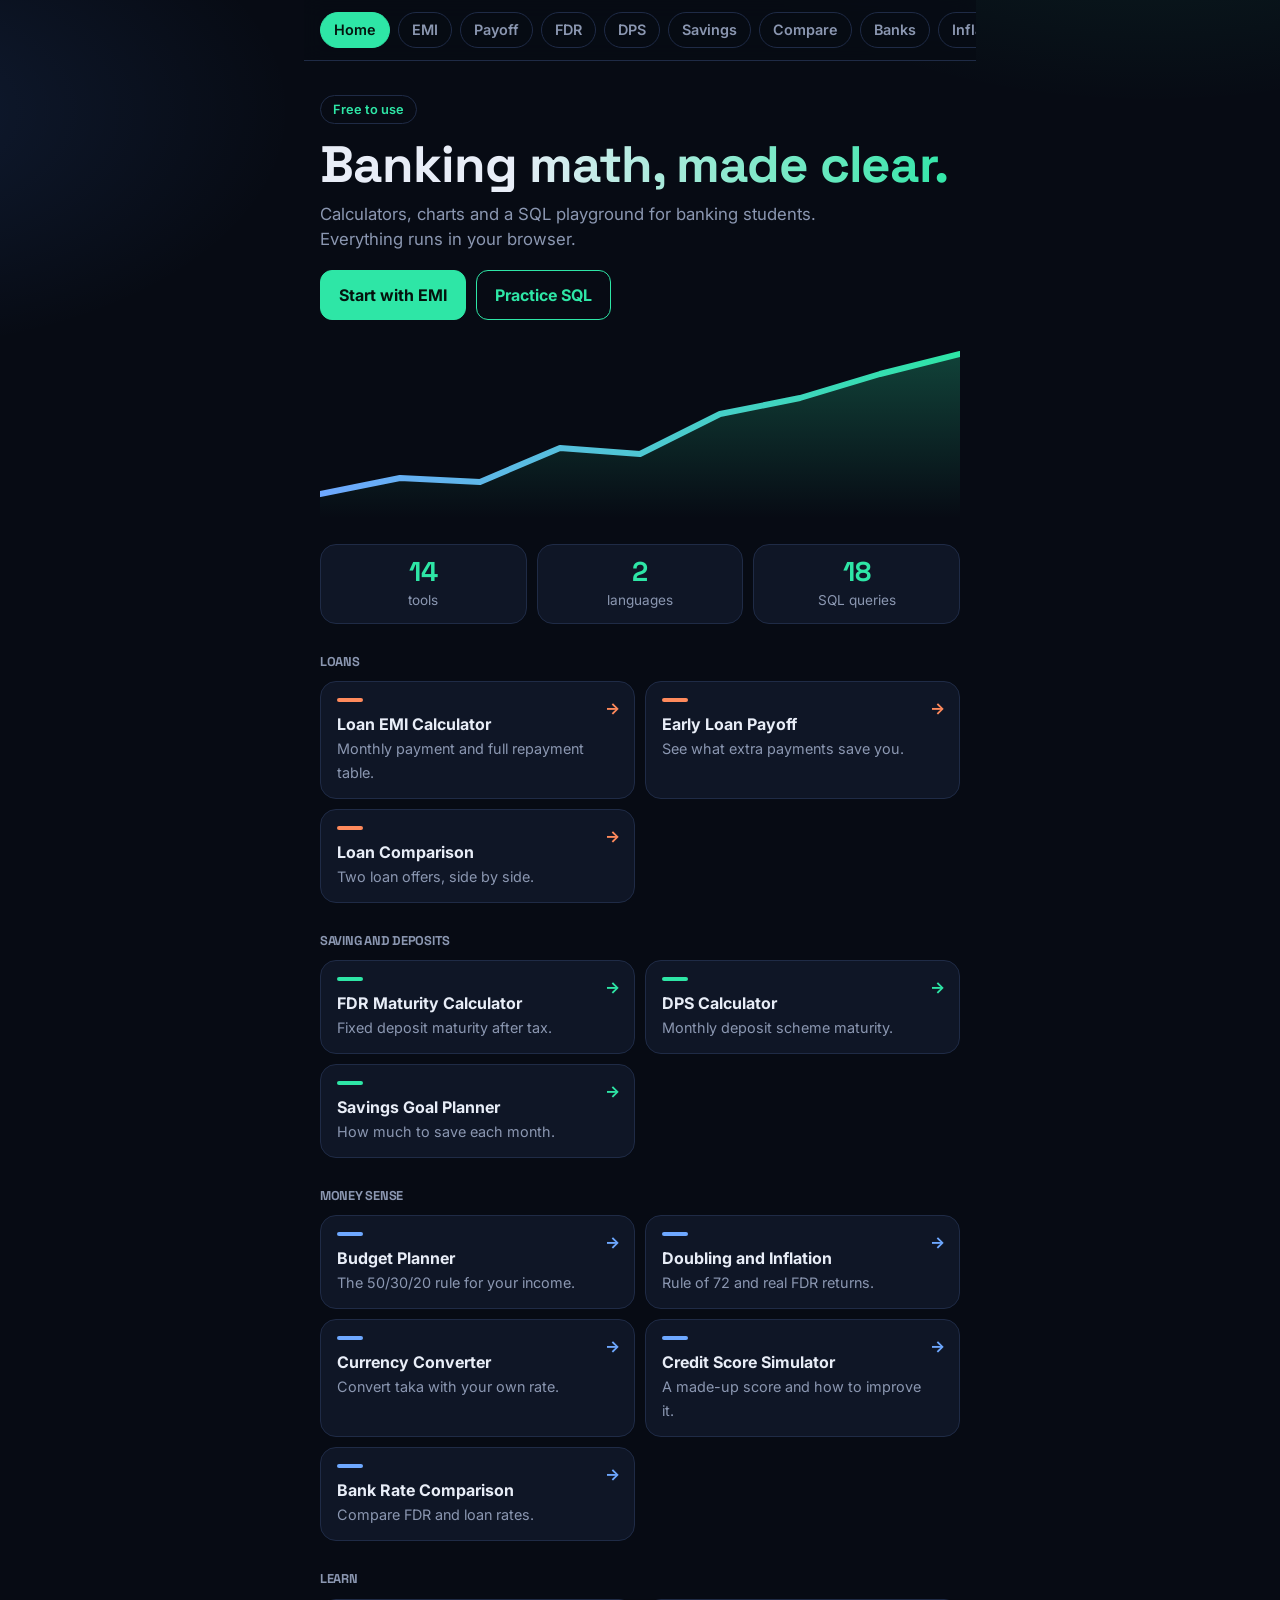
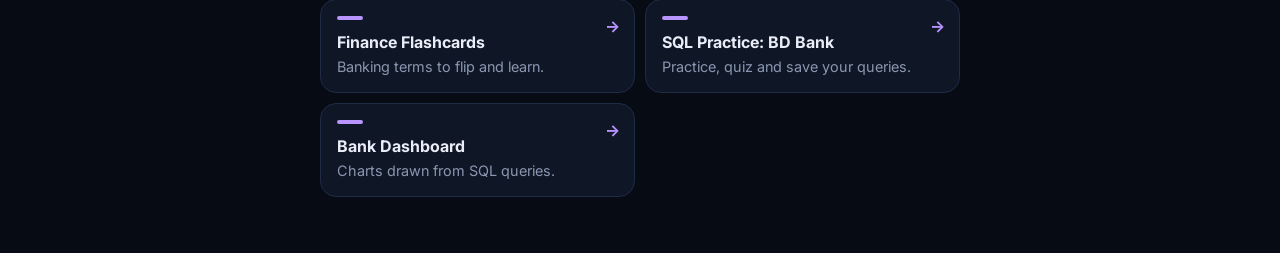
<file: home.html>
<!DOCTYPE html>
<html lang="en">
<head>
<meta charset="UTF-8">
<meta name="viewport" content="width=device-width, initial-scale=1">
<title>BD Banking Toolkit</title>
<style>
:root{--bg:#070b14;--card:#0f1626;--ink:#e8edf7;--mute:#8b97b1;--line:#1f2b46;--accent:#2ee6a6;--accent-ink:#04130d;--warm:#ff8a5c}
*{box-sizing:border-box}
body{margin:0;background:var(--bg);color:var(--ink);font:16px/1.5 system-ui,-apple-system,"Segoe UI",sans-serif;padding:20px 16px 56px}
main{max-width:640px;margin:0 auto}
a:focus-visible,button:focus-visible{outline:3px solid var(--accent);outline-offset:2px}

.hero{padding:18px 0 8px}
.pill{display:inline-block;padding:4px 12px;border:1px solid var(--line);border-radius:999px;color:var(--accent);font-size:.8rem;font-weight:600}
html[data-theme] .hero h1{font-size:clamp(2.2rem,9vw,3.2rem);line-height:1.05;margin:14px 0 10px;background:linear-gradient(90deg,var(--ink) 30%,var(--accent));-webkit-background-clip:text;background-clip:text;color:transparent}
.lead{color:var(--mute);font-size:1.05rem;margin:0 0 18px;max-width:34em}
.cta{display:flex;flex-wrap:wrap;gap:10px}
.btn{display:inline-block;padding:12px 18px;border-radius:12px;font-weight:700;text-decoration:none;background:var(--accent);color:var(--accent-ink);border:1px solid var(--accent)}
.btn.ghost{background:transparent;color:var(--accent)}
.spark{display:block;width:100%;height:auto;margin-top:18px}

.stats{display:grid;grid-template-columns:repeat(3,1fr);gap:10px;margin:18px 0 6px}
.stat{background:var(--card);border:1px solid var(--line);border-radius:16px;padding:12px;text-align:center}
.stat b{display:block;font-family:"Space Grotesk",Inter,system-ui,sans-serif;font-size:1.7rem;color:var(--accent);line-height:1.1}
.stat span{color:var(--mute);font-size:.85rem}

html[data-theme] h2{font-size:.8rem;text-transform:uppercase;letter-spacing:.12em;color:var(--mute);margin:28px 0 10px}
.grid{display:grid;grid-template-columns:repeat(auto-fit,minmax(240px,1fr));gap:10px}
.g1{--c:#ff8a5c}.g2{--c:#2ee6a6}.g3{--c:#6ea8ff}.g4{--c:#b794ff}
.card{position:relative;display:block;padding:16px 38px 14px 16px;border-radius:16px;background:var(--card);border:1px solid var(--line);color:var(--ink);text-decoration:none;transition:transform .15s,border-color .15s}
.card::before{content:"";display:block;width:26px;height:4px;border-radius:2px;background:var(--c);margin-bottom:10px}
.card::after{content:"→";position:absolute;right:14px;top:14px;color:var(--c);font-weight:700}
.card:hover{transform:translateY(-2px);border-color:var(--c)}
.card strong{display:block;font-size:1rem;color:var(--ink)}
.card span{color:var(--mute);font-size:.9rem}
@media (prefers-reduced-motion:reduce){.card{transition:none}.card:hover{transform:none}}
</style>
</head>
<body>
<main>
<nav id="nav"></nav>
<script src="nav.js"></script>

<section class="hero">
<span class="pill">Free to use</span>
<h1>Banking math, made clear.</h1>
<p class="lead">Calculators, charts and a SQL playground for banking students. Everything runs in your browser.</p>
<div class="cta">
<a class="btn" href="index.html">Start with EMI</a>
<a class="btn ghost" href="sql.html">Practice SQL</a>
</div>
<svg class="spark" viewBox="0 0 320 90" aria-hidden="true" focusable="false">
<defs>
<linearGradient id="sg" x1="0" x2="1" y1="0" y2="0"><stop offset="0" style="stop-color:#6ea8ff"/><stop offset="1" style="stop-color:#2ee6a6"/></linearGradient>
<linearGradient id="sf" x1="0" x2="0" y1="0" y2="1"><stop offset="0" style="stop-color:#2ee6a6;stop-opacity:.25"/><stop offset="1" style="stop-color:#2ee6a6;stop-opacity:0"/></linearGradient>
</defs>
<polygon points="0,78 40,70 80,72 120,55 160,58 200,38 240,30 280,18 320,8 320,90 0,90" fill="url(#sf)"/>
<polyline points="0,78 40,70 80,72 120,55 160,58 200,38 240,30 280,18 320,8" fill="none" stroke="url(#sg)" stroke-width="3" stroke-linecap="round" stroke-linejoin="round"/>
</svg>
</section>

<div class="stats">
<div class="stat"><b>14</b><span>tools</span></div>
<div class="stat"><b>2</b><span>languages</span></div>
<div class="stat"><b>18</b><span>SQL queries</span></div>
</div>

<h2>Loans</h2>
<div class="grid g1">
<a class="card" href="index.html"><strong>Loan EMI Calculator</strong><span>Monthly payment and full repayment table.</span></a>
<a class="card" href="payoff.html"><strong>Early Loan Payoff</strong><span>See what extra payments save you.</span></a>
<a class="card" href="compare.html"><strong>Loan Comparison</strong><span>Two loan offers, side by side.</span></a>
</div>

<h2>Saving and deposits</h2>
<div class="grid g2">
<a class="card" href="fdr.html"><strong>FDR Maturity Calculator</strong><span>Fixed deposit maturity after tax.</span></a>
<a class="card" href="dps.html"><strong>DPS Calculator</strong><span>Monthly deposit scheme maturity.</span></a>
<a class="card" href="savings.html"><strong>Savings Goal Planner</strong><span>How much to save each month.</span></a>
</div>

<h2>Money sense</h2>
<div class="grid g3">
<a class="card" href="budget.html"><strong>Budget Planner</strong><span>The 50/30/20 rule for your income.</span></a>
<a class="card" href="real.html"><strong>Doubling and Inflation</strong><span>Rule of 72 and real FDR returns.</span></a>
<a class="card" href="currency.html"><strong>Currency Converter</strong><span>Convert taka with your own rate.</span></a>
<a class="card" href="credit.html"><strong>Credit Score Simulator</strong><span>A made-up score and how to improve it.</span></a>
<a class="card" href="banks.html"><strong>Bank Rate Comparison</strong><span>Compare FDR and loan rates.</span></a>
</div>

<h2>Learn</h2>
<div class="grid g4">
<a class="card" href="cards.html"><strong>Finance Flashcards</strong><span>Banking terms to flip and learn.</span></a>
<a class="card" href="sql.html"><strong>SQL Practice: BD Bank</strong><span>Practice, quiz and save your queries.</span></a>
<a class="card" href="dashboard.html"><strong>Bank Dashboard</strong><span>Charts drawn from SQL queries.</span></a>
</div>
</main>
</body>
</html>
</file>
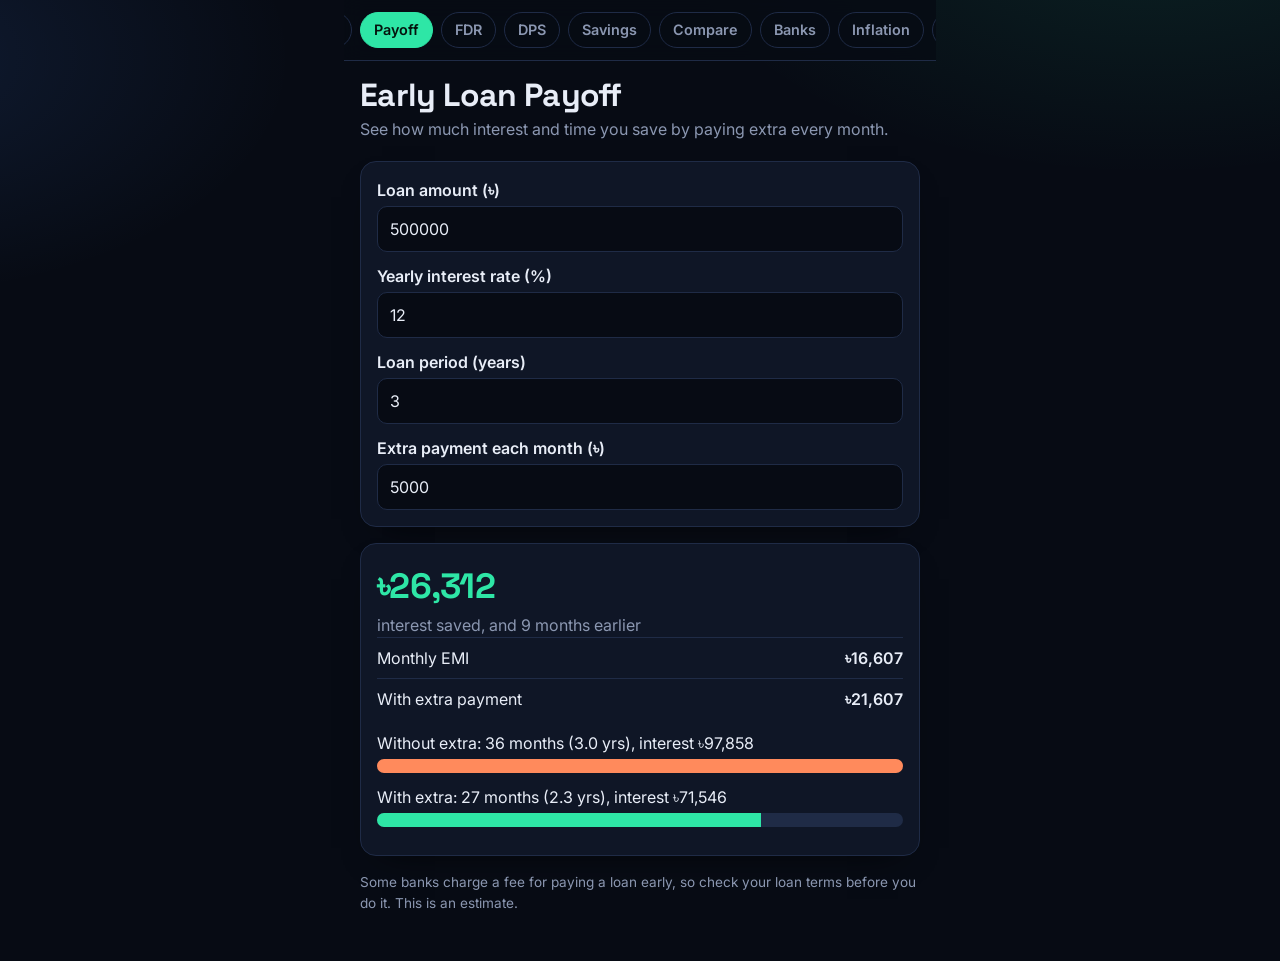
<file: payoff.html>
<!DOCTYPE html>
<html lang="en">
<head>
<meta charset="UTF-8">
<meta name="viewport" content="width=device-width, initial-scale=1">
<title>Early Loan Payoff</title>
<style>
:root{--bg:#f3f6f1;--card:#fff;--ink:#16261d;--mute:#5d6e63;--line:#d9e2da;--accent:#0b6b4a;--accent-ink:#fff;--warm:#b4461f}
@media (prefers-color-scheme:dark){:root{--bg:#0e1a14;--card:#15241b;--ink:#e6efe8;--mute:#93a59a;--line:#264033;--accent:#3fbf8b;--accent-ink:#06150e;--warm:#f08a5d}}
*{box-sizing:border-box}
body{margin:0;background:var(--bg);color:var(--ink);font:16px/1.5 system-ui,-apple-system,"Segoe UI",sans-serif;padding:20px 16px 48px}
main{max-width:560px;margin:0 auto}
h1{font-size:1.6rem;margin:0 0 4px}
.sub{color:var(--mute);margin:0 0 20px}
.box{background:var(--card);border:1px solid var(--line);border-radius:12px;padding:16px;margin-bottom:16px}
label{display:block;font-weight:600;margin:12px 0 4px}
label:first-child{margin-top:0}
input{width:100%;font:inherit;padding:10px 12px;border:1px solid var(--line);border-radius:8px;background:var(--bg);color:var(--ink)}
input:focus-visible,a:focus-visible{outline:3px solid var(--accent);outline-offset:2px}
.big{font-size:2.2rem;font-weight:800;color:var(--accent);margin:0}
.row{display:flex;justify-content:space-between;padding:8px 0;border-top:1px solid var(--line)}
.row span:last-child{font-weight:600}
.err{color:var(--warm);font-weight:600}
.bar{height:14px;border-radius:7px;background:var(--line);margin:4px 0 12px;overflow:hidden}
.bar i{display:block;height:100%;background:var(--accent)}
.bar.w i{background:var(--warm)}
footer{color:var(--mute);font-size:.85rem}
</style>
</head>
<body>
<main>
<nav id="nav"></nav>
<script src="nav.js"></script>
<h1>Early Loan Payoff</h1>
<p class="sub">See how much interest and time you save by paying extra every month.</p>

<div class="box">
<label for="amt">Loan amount (৳)</label>
<input id="amt" type="number" inputmode="decimal" value="500000" min="1">
<label for="rate">Yearly interest rate (%)</label>
<input id="rate" type="number" inputmode="decimal" value="12" min="0" step="0.1">
<label for="yrs">Loan period (years)</label>
<input id="yrs" type="number" inputmode="decimal" value="3" min="0.5" step="0.5">
<label for="extra">Extra payment each month (৳)</label>
<input id="extra" type="number" inputmode="decimal" value="5000" min="0">
</div>

<div class="box" id="out" aria-live="polite"></div>

<footer>Some banks charge a fee for paying a loan early, so check your loan terms before you do it. This is an estimate.</footer>
</main>

<script>
const $ = id => document.getElementById(id);
const fmt = n => "৳" + Math.round(n).toLocaleString("en-IN");

function sim(P, r, emi, extra){
  let bal = P, interest = 0, m = 0;
  while (bal > 0.005 && m < 1200) {
    const i = bal * r;
    const pay = Math.min(emi + extra, bal + i);
    if (pay <= i) return null;
    bal -= (pay - i);
    interest += i;
    m++;
  }
  return { months: m, interest: interest };
}

function calc(){
  const P = parseFloat($("amt").value);
  const rate = parseFloat($("rate").value);
  const yrs = parseFloat($("yrs").value);
  const extra = parseFloat($("extra").value) || 0;
  const out = $("out");

  if (!(P > 0) || !(rate >= 0) || !(yrs > 0) || !(extra >= 0)) {
    out.innerHTML = '<span class="err">Enter an amount and period above 0, a rate of 0 or more, and an extra payment of 0 or more.</span>';
    return;
  }

  const n = Math.max(1, Math.round(yrs * 12));
  const r = rate / 12 / 100;
  const emi = r === 0 ? P / n : P * r * Math.pow(1 + r, n) / (Math.pow(1 + r, n) - 1);
  const base = sim(P, r, emi, 0);
  const fast = sim(P, r, emi, extra);
  if (!base || !fast) { out.innerHTML = '<span class="err">These numbers do not pay the loan off. Check the inputs.</span>'; return; }

  const saved = base.interest - fast.interest;
  const monthsSaved = base.months - fast.months;
  const yrs2 = (m) => (m / 12).toFixed(1);

  out.innerHTML =
    '<p class="big">' + fmt(saved) + '</p><div style="color:var(--mute)">interest saved, and ' + monthsSaved + ' months earlier</div>' +
    '<div class="row"><span>Monthly EMI</span><span>' + fmt(emi) + '</span></div>' +
    '<div class="row"><span>With extra payment</span><span>' + fmt(emi + extra) + '</span></div>' +
    '<div style="margin-top:12px">Without extra: ' + base.months + ' months (' + yrs2(base.months) + ' yrs), interest ' + fmt(base.interest) + '</div>' +
    '<div class="bar w"><i style="width:100%"></i></div>' +
    '<div>With extra: ' + fast.months + ' months (' + yrs2(fast.months) + ' yrs), interest ' + fmt(fast.interest) + '</div>' +
    '<div class="bar"><i style="width:' + Math.max(3, Math.round(fast.interest / base.interest * 100)) + '%"></i></div>';
}

["amt","rate","yrs","extra"].forEach(id => $(id).addEventListener("input", calc));
calc();
</script>
</body>
</html>
</file>
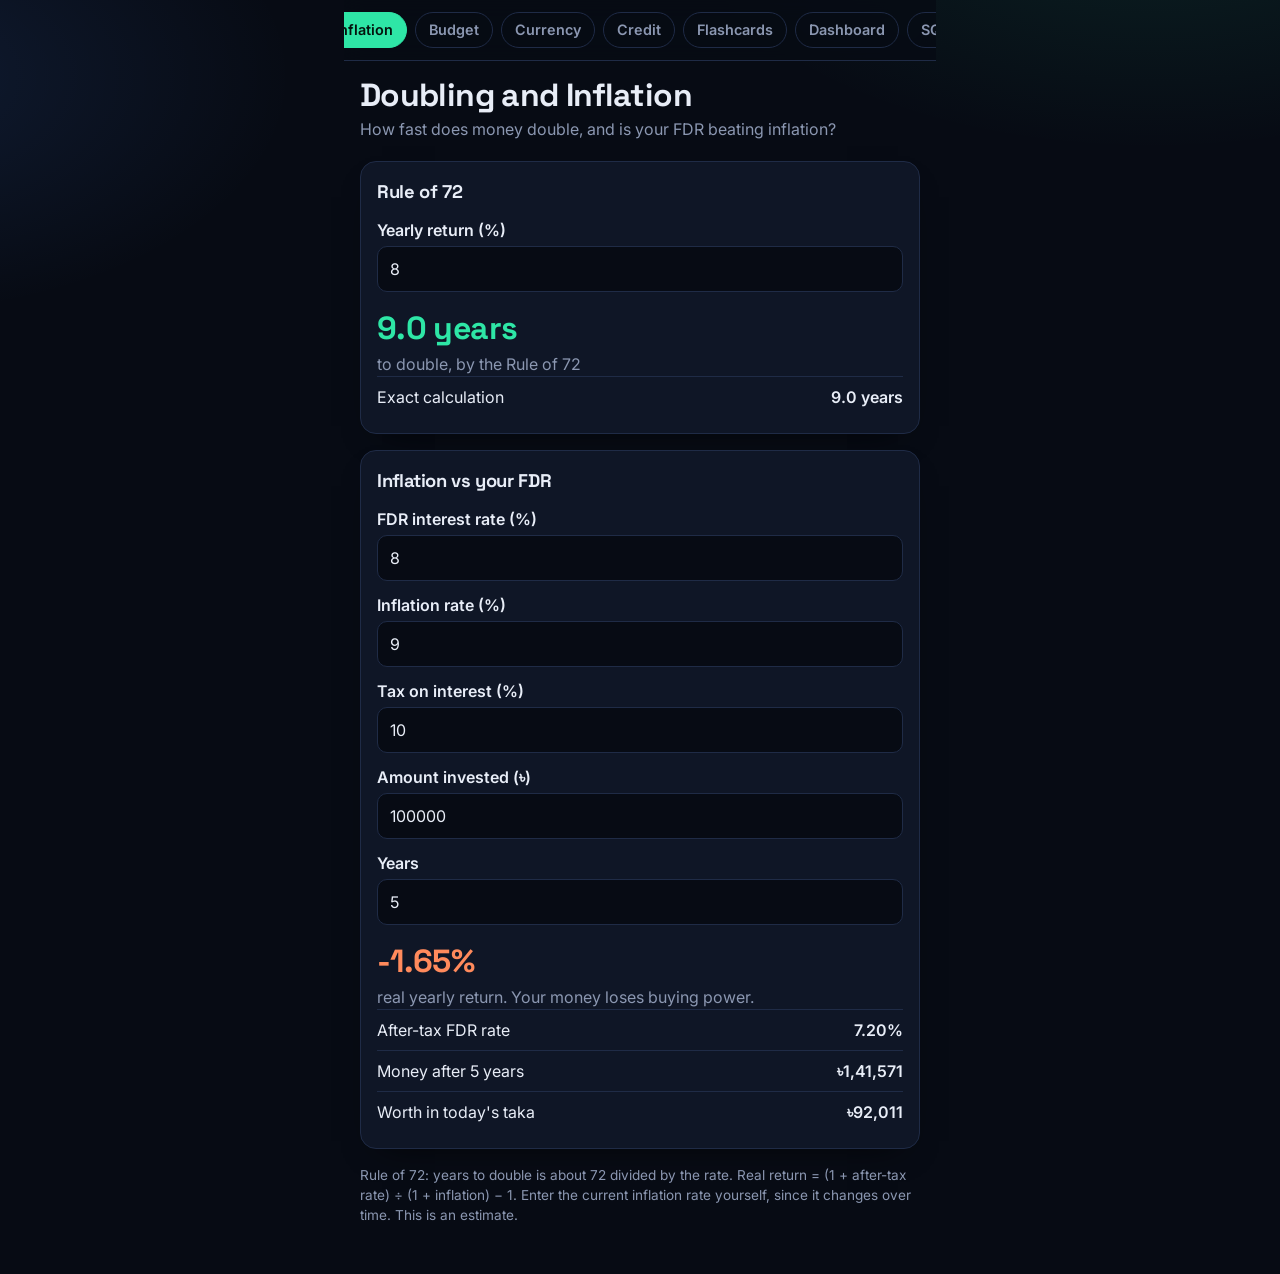
<file: real.html>
<!DOCTYPE html>
<html lang="en">
<head>
<meta charset="UTF-8">
<meta name="viewport" content="width=device-width, initial-scale=1">
<title>Doubling and Inflation</title>
<style>
:root{--bg:#f3f6f1;--card:#fff;--ink:#16261d;--mute:#5d6e63;--line:#d9e2da;--accent:#0b6b4a;--accent-ink:#fff;--warm:#b4461f}
@media (prefers-color-scheme:dark){:root{--bg:#0e1a14;--card:#15241b;--ink:#e6efe8;--mute:#93a59a;--line:#264033;--accent:#3fbf8b;--accent-ink:#06150e;--warm:#f08a5d}}
*{box-sizing:border-box}
body{margin:0;background:var(--bg);color:var(--ink);font:16px/1.5 system-ui,-apple-system,"Segoe UI",sans-serif;padding:20px 16px 48px}
main{max-width:560px;margin:0 auto}
h1{font-size:1.6rem;margin:0 0 4px}
h2{font-size:1.15rem;margin:0 0 4px}
.sub{color:var(--mute);margin:0 0 20px}
.box{background:var(--card);border:1px solid var(--line);border-radius:12px;padding:16px;margin-bottom:16px}
label{display:block;font-weight:600;margin:12px 0 4px}
input{width:100%;font:inherit;padding:10px 12px;border:1px solid var(--line);border-radius:8px;background:var(--bg);color:var(--ink)}
input:focus-visible,a:focus-visible{outline:3px solid var(--accent);outline-offset:2px}
.big{font-size:2rem;font-weight:800;color:var(--accent);margin:12px 0 0}
.bad{color:var(--warm)}
.row{display:flex;justify-content:space-between;padding:8px 0;border-top:1px solid var(--line)}
.row span:last-child{font-weight:600}
.err{color:var(--warm);font-weight:600}
.res{margin-top:12px}
footer{color:var(--mute);font-size:.85rem}
</style>
</head>
<body>
<main>
<nav id="nav"></nav>
<script src="nav.js"></script>
<h1>Doubling and Inflation</h1>
<p class="sub">How fast does money double, and is your FDR beating inflation?</p>

<div class="box">
<h2>Rule of 72</h2>
<label for="r72">Yearly return (%)</label>
<input id="r72" type="number" inputmode="decimal" value="8" min="0.1" step="0.1">
<div class="res" id="out1" aria-live="polite"></div>
</div>

<div class="box">
<h2>Inflation vs your FDR</h2>
<label for="fdr">FDR interest rate (%)</label>
<input id="fdr" type="number" inputmode="decimal" value="8" min="0" step="0.1">
<label for="inf">Inflation rate (%)</label>
<input id="inf" type="number" inputmode="decimal" value="9" min="0" step="0.1">
<label for="tx">Tax on interest (%)</label>
<input id="tx" type="number" inputmode="decimal" value="10" min="0" max="100" step="0.5">
<label for="amt">Amount invested (৳)</label>
<input id="amt" type="number" inputmode="decimal" value="100000" min="1">
<label for="yr">Years</label>
<input id="yr" type="number" inputmode="decimal" value="5" min="1" step="1">
<div class="res" id="out2" aria-live="polite"></div>
</div>

<footer>Rule of 72: years to double is about 72 divided by the rate. Real return = (1 + after-tax rate) ÷ (1 + inflation) − 1. Enter the current inflation rate yourself, since it changes over time. This is an estimate.</footer>
</main>

<script>
const $ = id => document.getElementById(id);
const fmt = n => "৳" + Math.round(n).toLocaleString("en-IN");

function calc1(){
  const r = parseFloat($("r72").value);
  const o = $("out1");
  if (!(r > 0)) { o.innerHTML = '<span class="err">Enter a rate above 0.</span>'; return; }
  const rule = 72 / r;
  const exact = Math.log(2) / Math.log(1 + r / 100);
  o.innerHTML =
    '<div class="big">' + rule.toFixed(1) + ' years</div><div style="color:var(--mute)">to double, by the Rule of 72</div>' +
    '<div class="row"><span>Exact calculation</span><span>' + exact.toFixed(1) + ' years</span></div>';
}

function calc2(){
  const f = parseFloat($("fdr").value);
  const inf = parseFloat($("inf").value);
  const tx = parseFloat($("tx").value);
  const P = parseFloat($("amt").value);
  const n = parseFloat($("yr").value);
  const o = $("out2");
  if (!(f >= 0) || !(inf >= 0) || !(tx >= 0 && tx <= 100) || !(P > 0) || !(n > 0)) {
    o.innerHTML = '<span class="err">Enter rates of 0 or more, tax between 0 and 100, and an amount and years above 0.</span>';
    return;
  }
  const after = f * (1 - tx / 100) / 100;
  const real = (1 + after) / (1 + inf / 100) - 1;
  const nominal = P * Math.pow(1 + after, n);
  const today = nominal / Math.pow(1 + inf / 100, n);
  const cls = real < 0 ? "big bad" : "big";
  const msg = real < 0 ? "Your money loses buying power" : "Your money gains buying power";
  o.innerHTML =
    '<div class="' + cls + '">' + (real * 100).toFixed(2) + '%</div><div style="color:var(--mute)">real yearly return. ' + msg + '.</div>' +
    '<div class="row"><span>After-tax FDR rate</span><span>' + (after * 100).toFixed(2) + '%</span></div>' +
    '<div class="row"><span>Money after ' + n + ' years</span><span>' + fmt(nominal) + '</span></div>' +
    '<div class="row"><span>Worth in today\'s taka</span><span>' + fmt(today) + '</span></div>';
}

["r72"].forEach(id => $(id).addEventListener("input", calc1));
["fdr","inf","tx","amt","yr"].forEach(id => $(id).addEventListener("input", calc2));
calc1(); calc2();
</script>
</body>
</html>
</file>
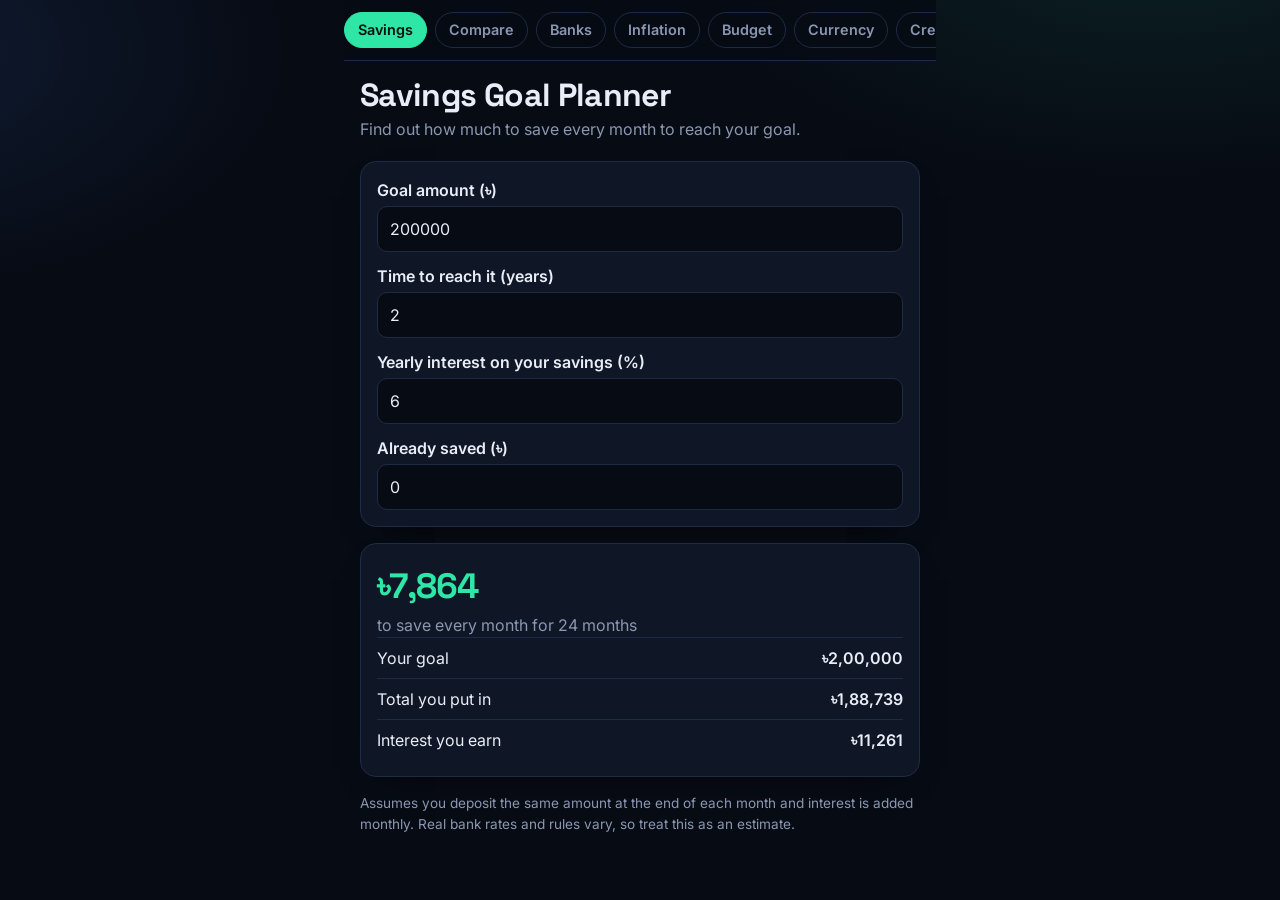
<file: savings.html>
<!DOCTYPE html>
<html lang="en">
<head>
<meta charset="UTF-8">
<meta name="viewport" content="width=device-width, initial-scale=1">
<title>Savings Goal Planner</title>
<style>
:root{--bg:#f3f6f1;--card:#fff;--ink:#16261d;--mute:#5d6e63;--line:#d9e2da;--accent:#0b6b4a;--accent-ink:#fff;--warm:#b4461f}
@media (prefers-color-scheme:dark){:root{--bg:#0e1a14;--card:#15241b;--ink:#e6efe8;--mute:#93a59a;--line:#264033;--accent:#3fbf8b;--accent-ink:#06150e;--warm:#f08a5d}}
*{box-sizing:border-box}
body{margin:0;background:var(--bg);color:var(--ink);font:16px/1.5 system-ui,-apple-system,"Segoe UI",sans-serif;padding:20px 16px 48px}
main{max-width:560px;margin:0 auto}
h1{font-size:1.6rem;margin:0 0 4px}
.sub{color:var(--mute);margin:0 0 20px}
.box{background:var(--card);border:1px solid var(--line);border-radius:12px;padding:16px;margin-bottom:16px}
label{display:block;font-weight:600;margin:12px 0 4px}
label:first-child{margin-top:0}
input{width:100%;font:inherit;padding:10px 12px;border:1px solid var(--line);border-radius:8px;background:var(--bg);color:var(--ink)}
input:focus-visible,a:focus-visible{outline:3px solid var(--accent);outline-offset:2px}
.big{font-size:2.2rem;font-weight:800;color:var(--accent);margin:0}
.row{display:flex;justify-content:space-between;padding:8px 0;border-top:1px solid var(--line)}
.row span:last-child{font-weight:600}
.err{color:var(--warm);font-weight:600}
footer{color:var(--mute);font-size:.85rem}
</style>
</head>
<body>
<main>
<nav id="nav"></nav>
<script src="nav.js"></script>
<h1>Savings Goal Planner</h1>
<p class="sub">Find out how much to save every month to reach your goal.</p>

<div class="box">
<label for="goal">Goal amount (৳)</label>
<input id="goal" type="number" inputmode="decimal" value="200000" min="1">
<label for="yrs">Time to reach it (years)</label>
<input id="yrs" type="number" inputmode="decimal" value="2" min="0.1" step="0.5">
<label for="rate">Yearly interest on your savings (%)</label>
<input id="rate" type="number" inputmode="decimal" value="6" min="0" step="0.1">
<label for="have">Already saved (৳)</label>
<input id="have" type="number" inputmode="decimal" value="0" min="0">
</div>

<div class="box" id="out" aria-live="polite"></div>

<footer>Assumes you deposit the same amount at the end of each month and interest is added monthly. Real bank rates and rules vary, so treat this as an estimate.</footer>
</main>

<script>
const $ = id => document.getElementById(id);
const fmt = n => "৳" + Math.round(n).toLocaleString("en-IN");

function calc(){
  const G = parseFloat($("goal").value);
  const t = parseFloat($("yrs").value);
  const r = parseFloat($("rate").value);
  const S = parseFloat($("have").value) || 0;
  const out = $("out");

  if (!(G > 0) || !(t > 0) || !(r >= 0) || !(S >= 0)) {
    out.innerHTML = '<span class="err">Enter a goal and time above 0, and a rate and savings of 0 or more.</span>';
    return;
  }

  const n = Math.max(1, Math.round(t * 12));
  const i = r / 100 / 12;
  const growth = S * Math.pow(1 + i, n);
  const need = G - growth;

  if (need <= 0) {
    out.innerHTML = '<p class="big">৳0</p><div style="color:var(--mute)">per month. What you have saved will grow past your goal on its own.</div>';
    return;
  }

  const pmt = i === 0 ? need / n : need * i / (Math.pow(1 + i, n) - 1);
  const deposited = pmt * n + S;

  out.innerHTML =
    '<p class="big">' + fmt(pmt) + '</p><div style="color:var(--mute)">to save every month for ' + n + ' months</div>' +
    '<div class="row"><span>Your goal</span><span>' + fmt(G) + '</span></div>' +
    '<div class="row"><span>Total you put in</span><span>' + fmt(deposited) + '</span></div>' +
    '<div class="row"><span>Interest you earn</span><span>' + fmt(G - deposited) + '</span></div>';
}

["goal","yrs","rate","have"].forEach(id => $(id).addEventListener("input", calc));
calc();
</script>
</body>
</html>
</file>
